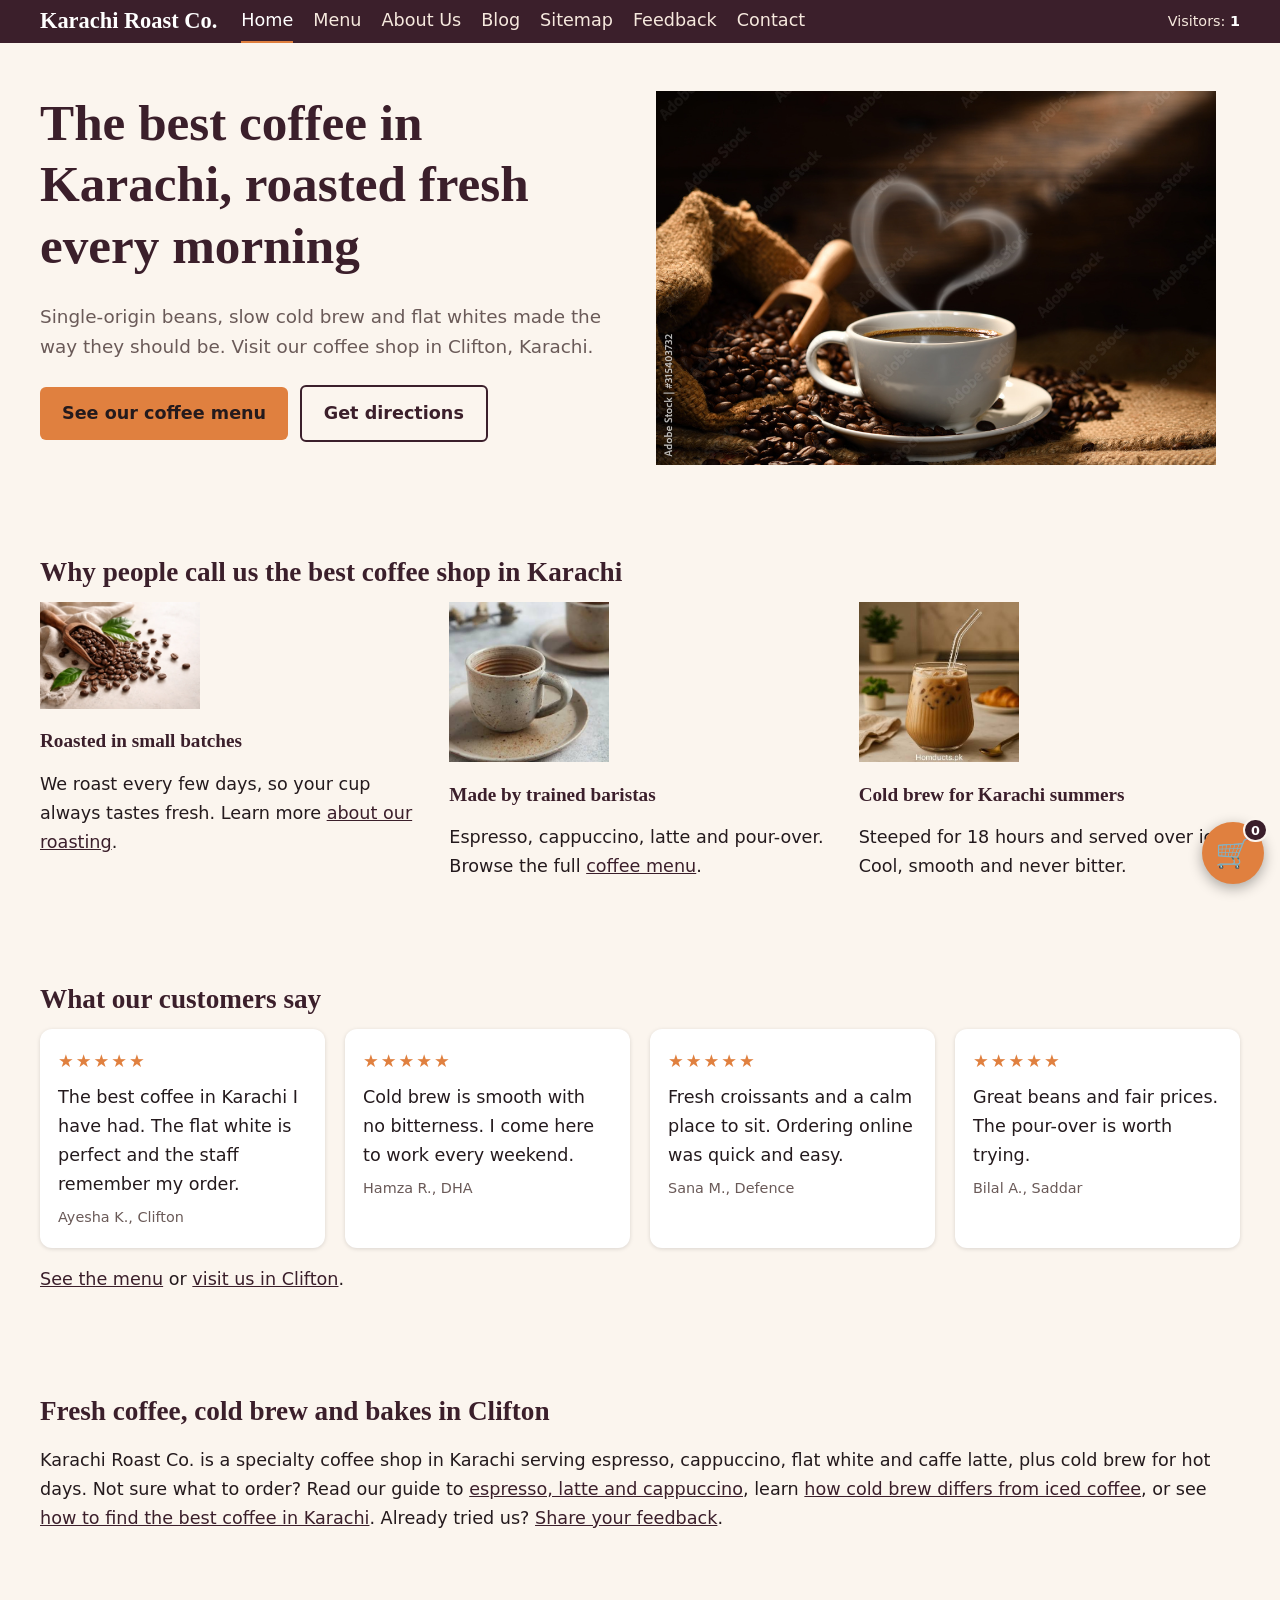
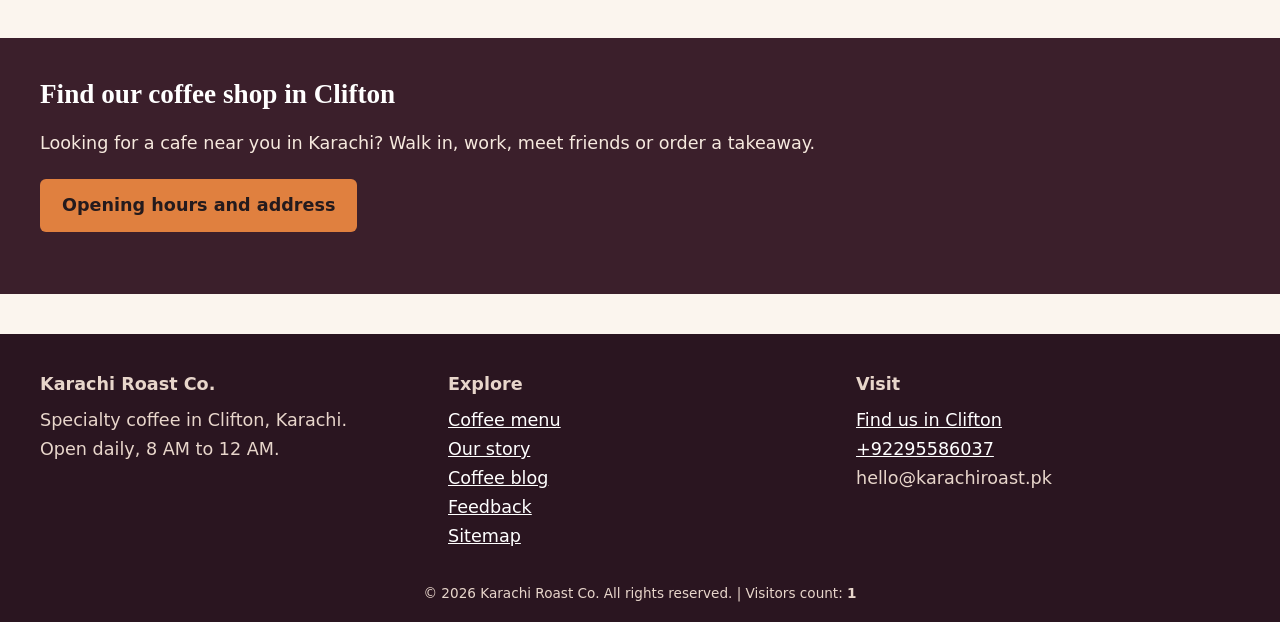
<file: index.html>
<!DOCTYPE html>
<html lang="en">

<head>
    <meta charset="utf-8">
    <meta name="viewport" content="width=device-width, initial-scale=1">
    <title>Best Coffee in Karachi | Karachi Roast Co. Coffee Shop</title>
    <meta name="description"
        content="Looking for the best coffee in Karachi? Visit Karachi Roast Co. in Clifton for fresh specialty coffee, cold brew, lattes and bakes. Order online today.">
    <meta name="keywords"
        content="best coffee in Karachi, coffee shop Karachi, specialty coffee Karachi, cold brew Karachi, latte, cappuccino, cafe in Clifton Karachi">
    <link rel="canonical" href="https://www.karachiroast.pk/">
    <meta property="og:type" content="website">
    <meta property="og:title" content="Best Coffee in Karachi | Karachi Roast Co. Coffee Shop">
    <meta property="og:description"
        content="Looking for the best coffee in Karachi? Visit Karachi Roast Co. in Clifton for fresh specialty coffee, cold brew, lattes and bakes. Order online today.">
    <meta property="og:image" content="https://www.karachiroast.pk/images/og-image.png">
    <meta property="og:site_name" content="Karachi Roast Co.">
    <meta property="og:url" content="https://www.karachiroast.pk/">
    <meta property="og:locale" content="en_PK">
    <meta name="twitter:card" content="summary_large_image">
    <meta name="twitter:title" content="Best Coffee in Karachi | Karachi Roast Co. Coffee Shop">
    <meta name="twitter:description"
        content="Looking for the best coffee in Karachi? Visit Karachi Roast Co. in Clifton for fresh specialty coffee, cold brew, lattes and bakes. Order online today.">
    <meta name="twitter:image" content="https://www.karachiroast.pk/images/og-image.png">
    <meta name="theme-color" content="#3b1f2b">
    <meta name="robots" content="index,follow,max-image-preview:large">
    <link rel="icon" href="images/cup.svg" type="image/svg+xml">
    <link rel="stylesheet" href="style.css">
    <script type="application/ld+json">
{"@context":"https://schema.org","@type":"CafeOrCoffeeShop","name":"Karachi Roast Co.","url":"https://www.karachiroast.pk","image":"https://www.karachiroast.pk/images/og-image.png","telephone":"+920000000000","servesCuisine":"Coffee","priceRange":"Rs 400-1200","address":{"@type":"PostalAddress","streetAddress":"Shop 1, Block 4, Clifton","addressLocality":"Karachi","addressRegion":"Sindh","addressCountry":"PK"},"openingHours":"Mo-Su 08:00-24:00"}
</script>
</head>

<body>
    <a class="skip" href="#main">Skip to content</a>
    <header class="top">
        <div class="wrap bar">
            <a class="logo" href="index.html">Karachi Roast Co.</a>
            <nav aria-label="Main menu"><a href="index.html" aria-current="page">Home</a><a href="menu.html">Menu</a><a
                    href="about.html">About Us</a><a href="blog.html">Blog</a><a href="sitemap.html">Sitemap</a><a
                    href="feedback.html">Feedback</a><a href="contact.html">Contact</a></nav>
            <div class="hdr"><span class="vtop">Visitors: <strong id="vct">0</strong></span></div>
        </div>
    </header>
    <main id="main">
        <section class="hero">
            <div class="wrap split">
                <div>
                    <h1>The best coffee in Karachi, roasted fresh every morning</h1>
                    <p class="lead">Single-origin beans, slow cold brew and flat whites made the way they should be.
                        Visit our coffee shop in Clifton, Karachi.</p>
                    <p><a class="btn" href="menu.html">See our coffee menu</a> <a class="btn ghost"
                            href="contact.html">Get directions</a></p>
                </div>
                <img decoding="async" src="images/cup.jpg" width="560" height="460" fetchpriority="high"
                    alt="Steaming latte with art in a ceramic cup at Karachi Roast Co. coffee shop">
            </div>
        </section>
        <section class="wrap">
            <h2>Why people call us the best coffee shop in Karachi</h2>
            <div class="grid3">
                <article><img decoding="async" src="images/beans.webp" width="160" height="150" loading="lazy"
                        alt="Freshly roasted coffee beans">
                    <h3>Roasted in small batches</h3>
                    <p>We roast every few days, so your cup always tastes fresh. Learn more <a href="about.html">about
                            our roasting</a>.</p>
                </article>
                <article><img decoding="async" src="images/mug.jpg" width="160" height="150" loading="lazy"
                        alt="Cappuccino cup icon">
                    <h3>Made by trained baristas</h3>
                    <p>Espresso, cappuccino, latte and pour-over. Browse the full <a href="menu.html">coffee menu</a>.
                    </p>
                </article>
                <article><img decoding="async" src="images/ice mug.jpg" width="160" height="150" loading="lazy"
                        alt="Iced cold brew coffee glass">
                    <h3>Cold brew for Karachi summers</h3>
                    <p>Steeped for 18 hours and served over ice. Cool, smooth and never bitter.</p>
                </article>
            </div>
        </section>
        <section class="wrap">
            <h2>What our customers say</h2>
            <div class="grid2">
                <figure class="rev"><span class="stars" role="img" aria-label="5 out of 5 stars">★★★★★</span>
                    <blockquote>The best coffee in Karachi I have had. The flat white is perfect and the staff remember
                        my order.</blockquote>
                    <figcaption>Ayesha K., Clifton</figcaption>
                </figure>
                <figure class="rev"><span class="stars" role="img" aria-label="5 out of 5 stars">★★★★★</span>
                    <blockquote>Cold brew is smooth with no bitterness. I come here to work every weekend.</blockquote>
                    <figcaption>Hamza R., DHA</figcaption>
                </figure>
                <figure class="rev"><span class="stars" role="img" aria-label="5 out of 5 stars">★★★★★</span>
                    <blockquote>Fresh croissants and a calm place to sit. Ordering online was quick and easy.
                    </blockquote>
                    <figcaption>Sana M., Defence</figcaption>
                </figure>
                <figure class="rev"><span class="stars" role="img" aria-label="5 out of 5 stars">★★★★★</span>
                    <blockquote>Great beans and fair prices. The pour-over is worth trying.</blockquote>
                    <figcaption>Bilal A., Saddar</figcaption>
                </figure>
            </div>
            <p><a href="menu.html">See the menu</a> or <a href="contact.html">visit us in Clifton</a>.</p>
        </section>
        <section class="wrap">
            <h2>Fresh coffee, cold brew and bakes in Clifton</h2>
            <p>Karachi Roast Co. is a specialty coffee shop in Karachi serving espresso, cappuccino, flat white and
                caffe latte, plus cold brew for hot days. Not sure what to order? Read our guide to <a
                    href="blog-espresso-latte-cappuccino.html">espresso, latte and cappuccino</a>, learn <a
                    href="blog-cold-brew-vs-iced-coffee.html">how cold brew differs from iced coffee</a>, or see <a
                    href="blog-best-coffee-karachi.html">how to find the best coffee in Karachi</a>. Already tried us?
                <a href="feedback.html">Share your feedback</a>.</p>
        </section>
        <section class="band">
            <div class="wrap">
                <h2>Find our coffee shop in Clifton</h2>
                <p>Looking for a cafe near you in Karachi? Walk in, work, meet friends or order a takeaway.</p>
                <p><a class="btn" href="contact.html">Opening hours and address</a></p>
            </div>
        </section>
    </main>
    <footer>
        <div class="wrap foot">
            <div><strong>Karachi Roast Co.</strong>
                <p>Specialty coffee in Clifton, Karachi.<br>Open daily, 8 AM to 12 AM.</p>
            </div>
            <div><strong>Explore</strong>
                <p><a href="menu.html">Coffee menu</a><br><a href="about.html">Our story</a><br><a
                        href="blog.html">Coffee blog</a><br><a href="feedback.html">Feedback</a><br><a
                        href="sitemap.html">Sitemap</a></p>
            </div>
            <div><strong>Visit</strong>
                <p><a href="contact.html">Find us in Clifton</a>
                    <br><a href="tel:+92295586037">+92295586037</a><br>hello@karachiroast.pk</p>
            </div>
        </div>
        <p class="copy">© 2026 Karachi Roast Co. All rights reserved. | Visitors count: <strong id="vc">0</strong></p>
    </footer>
    <script src="app.js" defer></script>
</body>

</html>
</file>
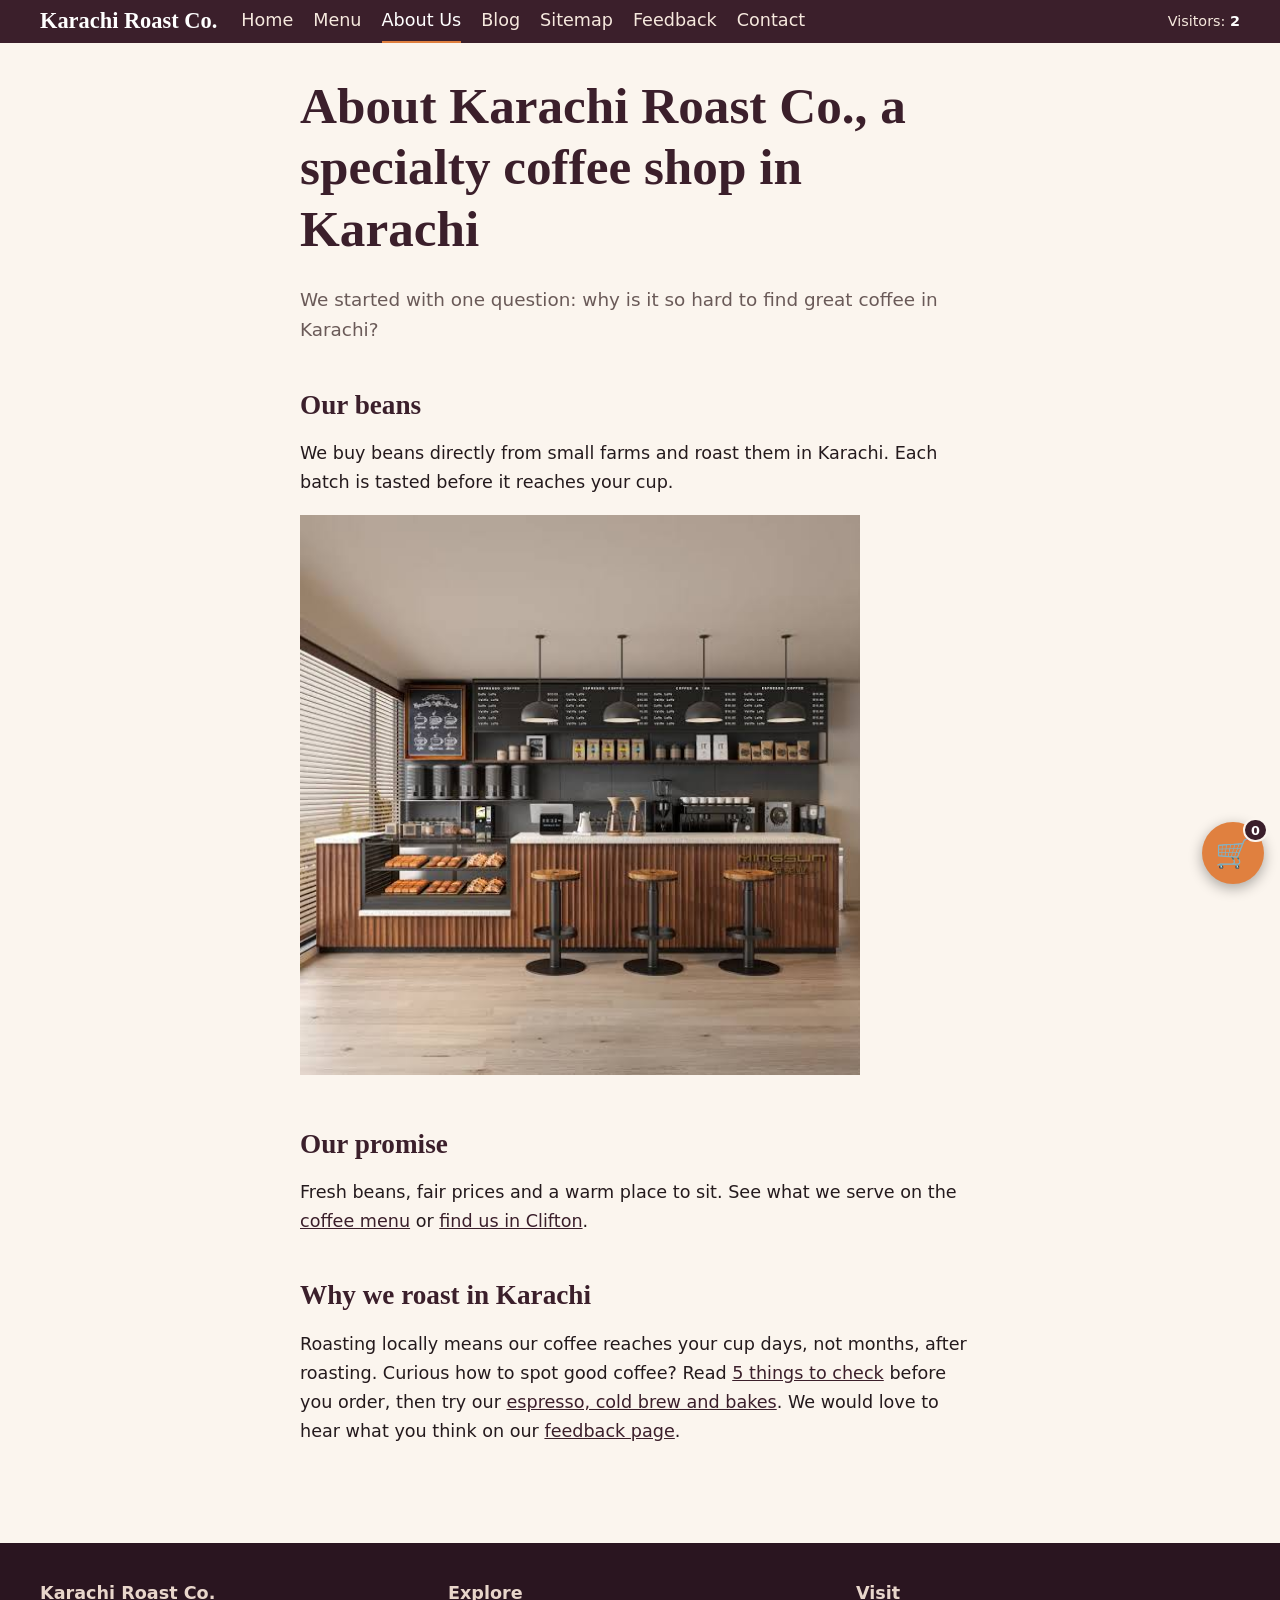
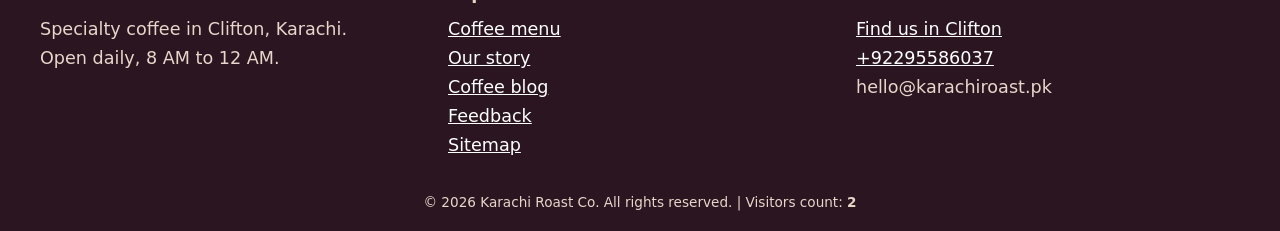
<file: about.html>
<!DOCTYPE html>
<html lang="en">

<head>
    <meta charset="utf-8">
    <meta name="viewport" content="width=device-width, initial-scale=1">
    <title>About Us | Specialty Coffee Roasters in Karachi</title>
    <meta name="description"
        content="Meet Karachi Roast Co., a local specialty coffee shop in Karachi roasting fresh beans in small batches. Learn how we source beans and make every cup.">
    <meta name="keywords"
        content="best coffee in Karachi, coffee shop Karachi, specialty coffee Karachi, cold brew Karachi, latte, cappuccino, cafe in Clifton Karachi">
    <link rel="canonical" href="https://www.karachiroast.pk/about.html">
    <meta property="og:type" content="website">
    <meta property="og:title" content="About Us | Specialty Coffee Roasters in Karachi">
    <meta property="og:description"
        content="Meet Karachi Roast Co., a local specialty coffee shop in Karachi roasting fresh beans in small batches. Learn how we source beans and make every cup.">
    <meta property="og:image" content="https://www.karachiroast.pk/images/og-image.png">
    <meta property="og:site_name" content="Karachi Roast Co.">
    <meta property="og:url" content="https://www.karachiroast.pk/about.html">
    <meta property="og:locale" content="en_PK">
    <meta name="twitter:card" content="summary_large_image">
    <meta name="twitter:title" content="About Us | Specialty Coffee Roasters in Karachi">
    <meta name="twitter:description"
        content="Meet Karachi Roast Co., a local specialty coffee shop in Karachi roasting fresh beans in small batches. Learn how we source beans and make every cup.">
    <meta name="twitter:image" content="https://www.karachiroast.pk/images/og-image.png">
    <meta name="theme-color" content="#3b1f2b">
    <meta name="robots" content="index,follow,max-image-preview:large">
    <link rel="icon" href="images/cup.svg" type="image/svg+xml">
    <link rel="stylesheet" href="style.css">
</head>

<body>
    <a class="skip" href="#main">Skip to content</a>
    <header class="top">
        <div class="wrap bar">
            <a class="logo" href="index.html">Karachi Roast Co.</a>
            <nav aria-label="Main menu"><a href="index.html">Home</a><a href="menu.html">Menu</a><a href="about.html"
                    aria-current="page">About Us</a><a href="blog.html">Blog</a><a href="sitemap.html">Sitemap</a><a
                    href="feedback.html">Feedback</a><a href="contact.html">Contact</a></nav>
            <div class="hdr"><span class="vtop">Visitors: <strong id="vct">0</strong></span></div>
        </div>
    </header>
    <main id="main">
        <section class="wrap narrow">
            <h1>About Karachi Roast Co., a specialty coffee shop in Karachi</h1>
            <p class="lead">We started with one question: why is it so hard to find great coffee in Karachi?</p>
            <h2>Our beans</h2>
            <p>We buy beans directly from small farms and roast them in Karachi. Each batch is tasted before it reaches
                your cup.</p>
            <img decoding="async" src="images/shop.jpg" width="560" height="320" loading="lazy"
                alt="Inside Karachi Roast Co. coffee shop with counter, espresso machine and seating">
            <h2>Our promise</h2>
            <p>Fresh beans, fair prices and a warm place to sit. See what we serve on the <a href="menu.html">coffee
                    menu</a> or <a href="contact.html">find us in Clifton</a>.</p>
            <h2>Why we roast in Karachi</h2>
            <p>Roasting locally means our coffee reaches your cup days, not months, after roasting. Curious how to spot
                good coffee? Read <a href="blog-best-coffee-karachi.html">5 things to check</a> before you order, then
                try our <a href="menu.html">espresso, cold brew and bakes</a>. We would love to hear what you think on
                our <a href="feedback.html">feedback page</a>.</p>
        </section>
    </main>
    <footer>
        <div class="wrap foot">
            <div><strong>Karachi Roast Co.</strong>
                <p>Specialty coffee in Clifton, Karachi.<br>Open daily, 8 AM to 12 AM.</p>
            </div>
            <div><strong>Explore</strong>
                <p><a href="menu.html">Coffee menu</a><br><a href="about.html">Our story</a><br><a
                        href="blog.html">Coffee blog</a><br><a href="feedback.html">Feedback</a><br><a
                        href="sitemap.html">Sitemap</a></p>
            </div>
            <div><strong>Visit</strong>
                <p><a href="contact.html">Find us in Clifton</a><br><a href="tel:+92295586037">
                +92295586037</a><br>hello@karachiroast.pk</p>
            </div>
        </div>
        <p class="copy">© 2026 Karachi Roast Co. All rights reserved. | Visitors count: <strong id="vc">0</strong></p>
    </footer>
    <script src="app.js" defer></script>
</body>

</html>
</file>
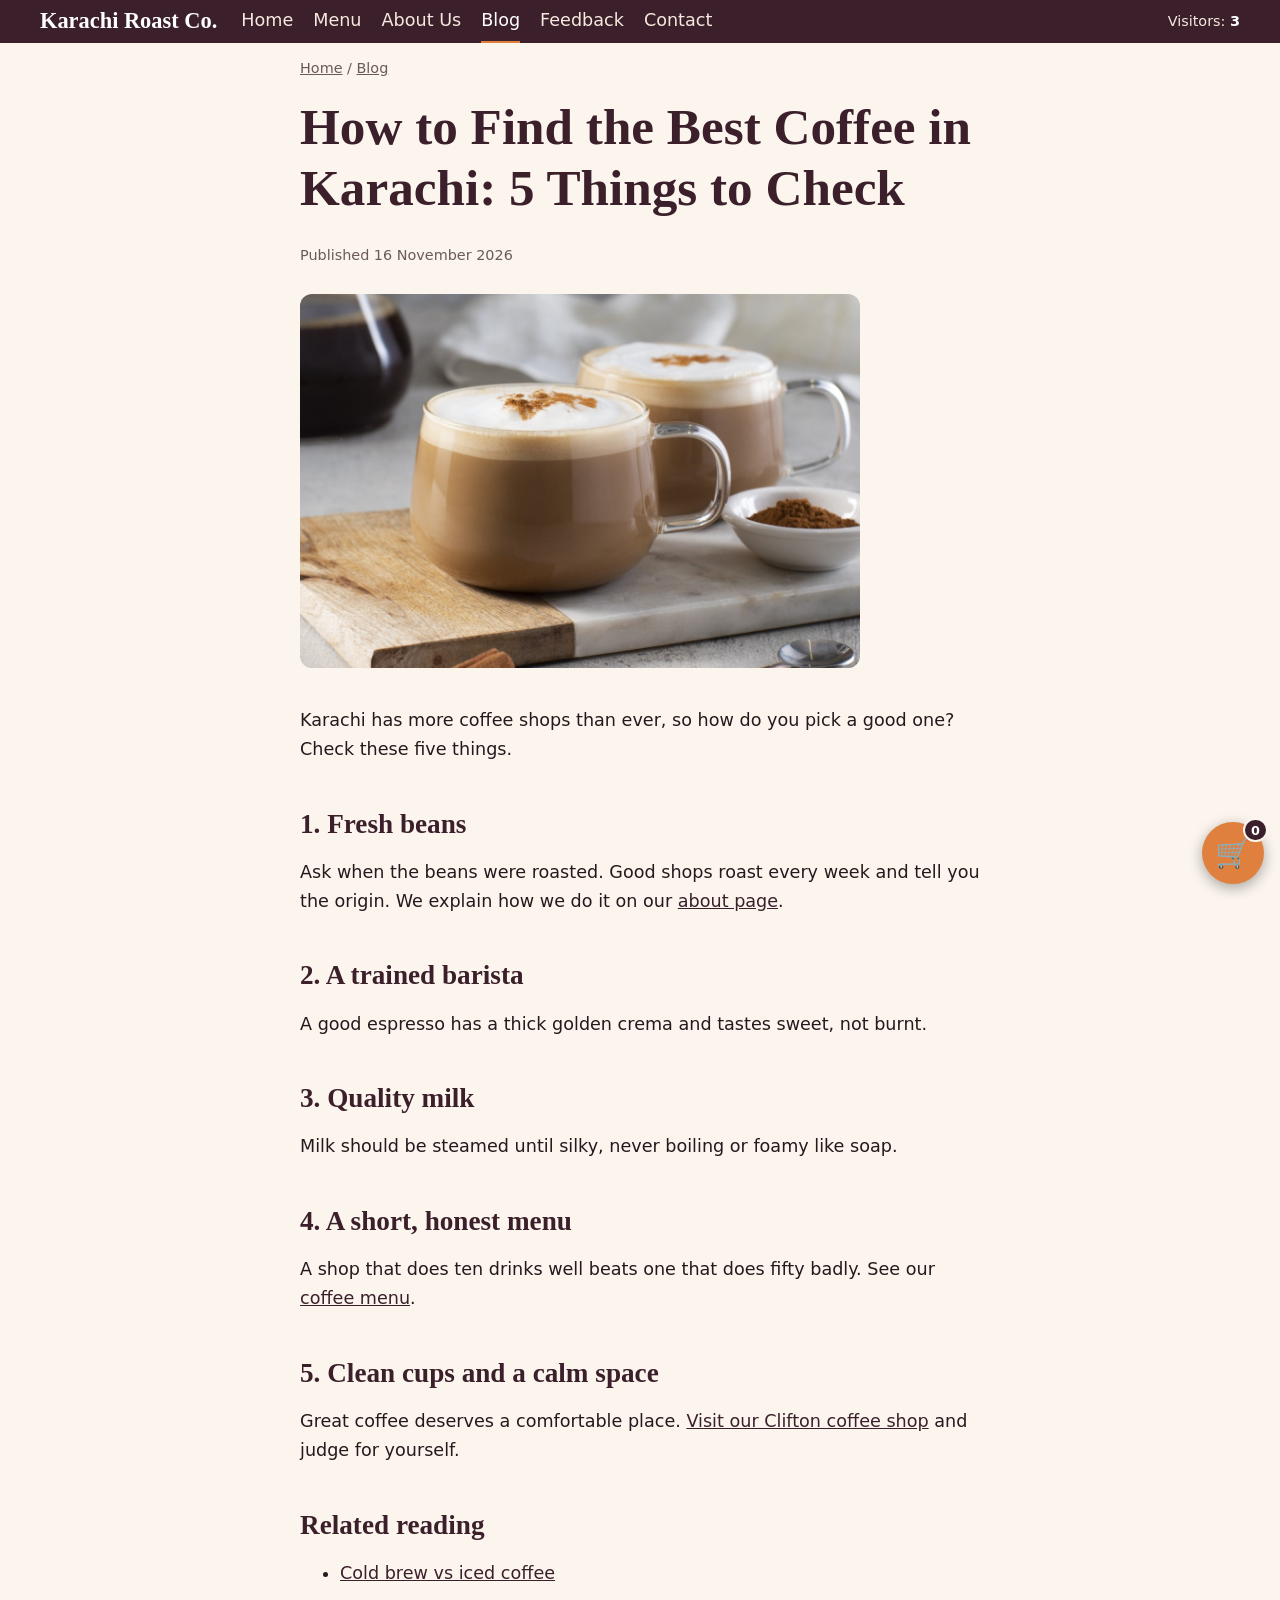
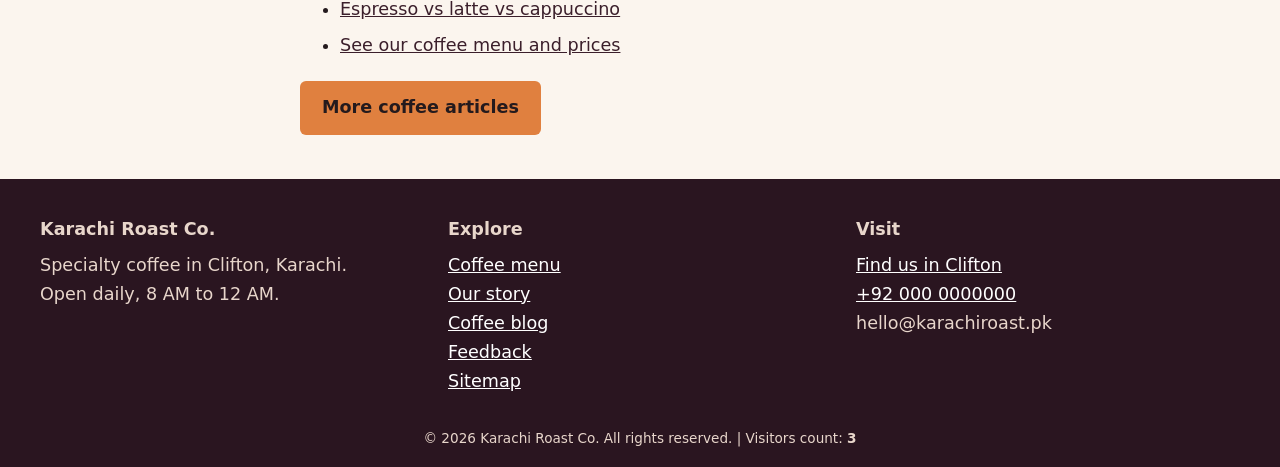
<file: blog-best-coffee-karachi.html>
<!DOCTYPE html>
<html lang="en">

<head>
    <meta charset="utf-8">
    <meta name="viewport" content="width=device-width, initial-scale=1">
    <title>Best Coffee in Karachi: 5 Things to Check | Roast Co.</title>
    <meta name="description"
        content="A simple guide to finding the best coffee in Karachi. Learn what to look for in beans, baristas, milk and freshness before you order your next cup.">
    <meta name="keywords"
        content="best coffee in Karachi, coffee shop Karachi, specialty coffee Karachi, cold brew Karachi, latte, cappuccino, cafe in Clifton Karachi">
    <link rel="canonical" href="https://www.karachiroast.pk/blog-best-coffee-karachi.html">
    <meta property="og:type" content="article">
    <meta property="og:title" content="Best Coffee in Karachi: 5 Things to Check | Roast Co.">
    <meta property="og:description"
        content="A simple guide to finding the best coffee in Karachi. Learn what to look for in beans, baristas, milk and freshness before you order your next cup.">
    <meta property="og:image" content="https://www.karachiroast.pk/images/og-image.png">
    <meta property="og:site_name" content="Karachi Roast Co.">
    <meta property="og:url" content="https://www.karachiroast.pk/blog-best-coffee-karachi.html">
    <meta property="og:locale" content="en_PK">
    <meta name="twitter:card" content="summary_large_image">
    <meta name="twitter:title" content="Best Coffee in Karachi: 5 Things to Check | Roast Co.">
    <meta name="twitter:description"
        content="A simple guide to finding the best coffee in Karachi. Learn what to look for in beans, baristas, milk and freshness before you order your next cup.">
    <meta name="twitter:image" content="https://www.karachiroast.pk/images/og-image.png">
    <meta name="theme-color" content="#3b1f2b">
    <meta name="robots" content="index,follow,max-image-preview:large">
    <link rel="icon" href="images/cup.svg" type="image/svg+xml">
    <link rel="stylesheet" href="style.css">
    <script
        type="application/ld+json">{"@context":"https://schema.org","@type":"BlogPosting","headline":"How to Find the Best Coffee in Karachi: 5 Things to Check","datePublished":"2026-11-16","author":{"@type":"Organization","name":"Karachi Roast Co."},"image":"https://www.karachiroast.pk/images/latte.svg"}</script>
</head>

<body>
    <a class="skip" href="#main">Skip to content</a>
    <header class="top">
        <div class="wrap bar">
            <a class="logo" href="index.html">Karachi Roast Co.</a>
            <nav aria-label="Main menu"><a href="index.html">Home</a><a href="menu.html">Menu</a><a
                    href="about.html">About Us</a><a href="blog.html" aria-current="page">Blog</a><a
                    href="feedback.html">Feedback</a><a href="contact.html">Contact</a></nav>
            <div class="hdr"><span class="vtop">Visitors: <strong id="vct">0</strong></span></div>
        </div>
    </header>
    <main id="main">
        <article class="wrap narrow">
            <p class="crumb"><a href="index.html">Home</a> / <a href="blog.html">Blog</a></p>
            <h1>How to Find the Best Coffee in Karachi: 5 Things to Check</h1>
            <p class="meta">Published 16 November 2026</p><img decoding="async" src="images/Cafe Latte.jpg" width="560"
                height="320" loading="lazy" alt="Cappuccino and croissant served on a wooden table in a Karachi cafe">
            <p>Karachi has more coffee shops than ever, so how do you pick a good one? Check these five things.</p>
            <h2>1. Fresh beans</h2>
            <p>Ask when the beans were roasted. Good shops roast every week and tell you the origin. We explain how we
                do it on our <a href="about.html">about page</a>.</p>
            <h2>2. A trained barista</h2>
            <p>A good espresso has a thick golden crema and tastes sweet, not burnt.</p>
            <h2>3. Quality milk</h2>
            <p>Milk should be steamed until silky, never boiling or foamy like soap.</p>
            <h2>4. A short, honest menu</h2>
            <p>A shop that does ten drinks well beats one that does fifty badly. See our <a href="menu.html">coffee
                    menu</a>.</p>
            <h2>5. Clean cups and a calm space</h2>
            <p>Great coffee deserves a comfortable place. <a href="contact.html">Visit our Clifton coffee shop</a> and
                judge for yourself.</p>
            <h2>Related reading</h2>
            <ul class="sm">
                <li><a href="blog-cold-brew-vs-iced-coffee.html">Cold brew vs iced coffee</a></li>
                <li><a href="blog-espresso-latte-cappuccino.html">Espresso vs latte vs cappuccino</a></li>
                <li><a href="menu.html">See our coffee menu and prices</a></li>
            </ul>
            <p><a class="btn" href="blog.html">More coffee articles</a></p>
        </article>
    </main>
    <footer>
        <div class="wrap foot">
            <div><strong>Karachi Roast Co.</strong>
                <p>Specialty coffee in Clifton, Karachi.<br>Open daily, 8 AM to 12 AM.</p>
            </div>
            <div><strong>Explore</strong>
                <p><a href="menu.html">Coffee menu</a><br><a href="about.html">Our story</a><br><a
                        href="blog.html">Coffee blog</a><br><a href="feedback.html">Feedback</a><br><a
                        href="sitemap.html">Sitemap</a></p>
            </div>
            <div><strong>Visit</strong>
                <p><a href="contact.html">Find us in Clifton</a><br><a href="tel:+920000000000">+92 000
                        0000000</a><br>hello@karachiroast.pk</p>
            </div>
        </div>
        <p class="copy">© 2026 Karachi Roast Co. All rights reserved. | Visitors count: <strong id="vc">0</strong></p>
    </footer>
    <script src="app.js" defer></script>
</body>

</html>
</file>
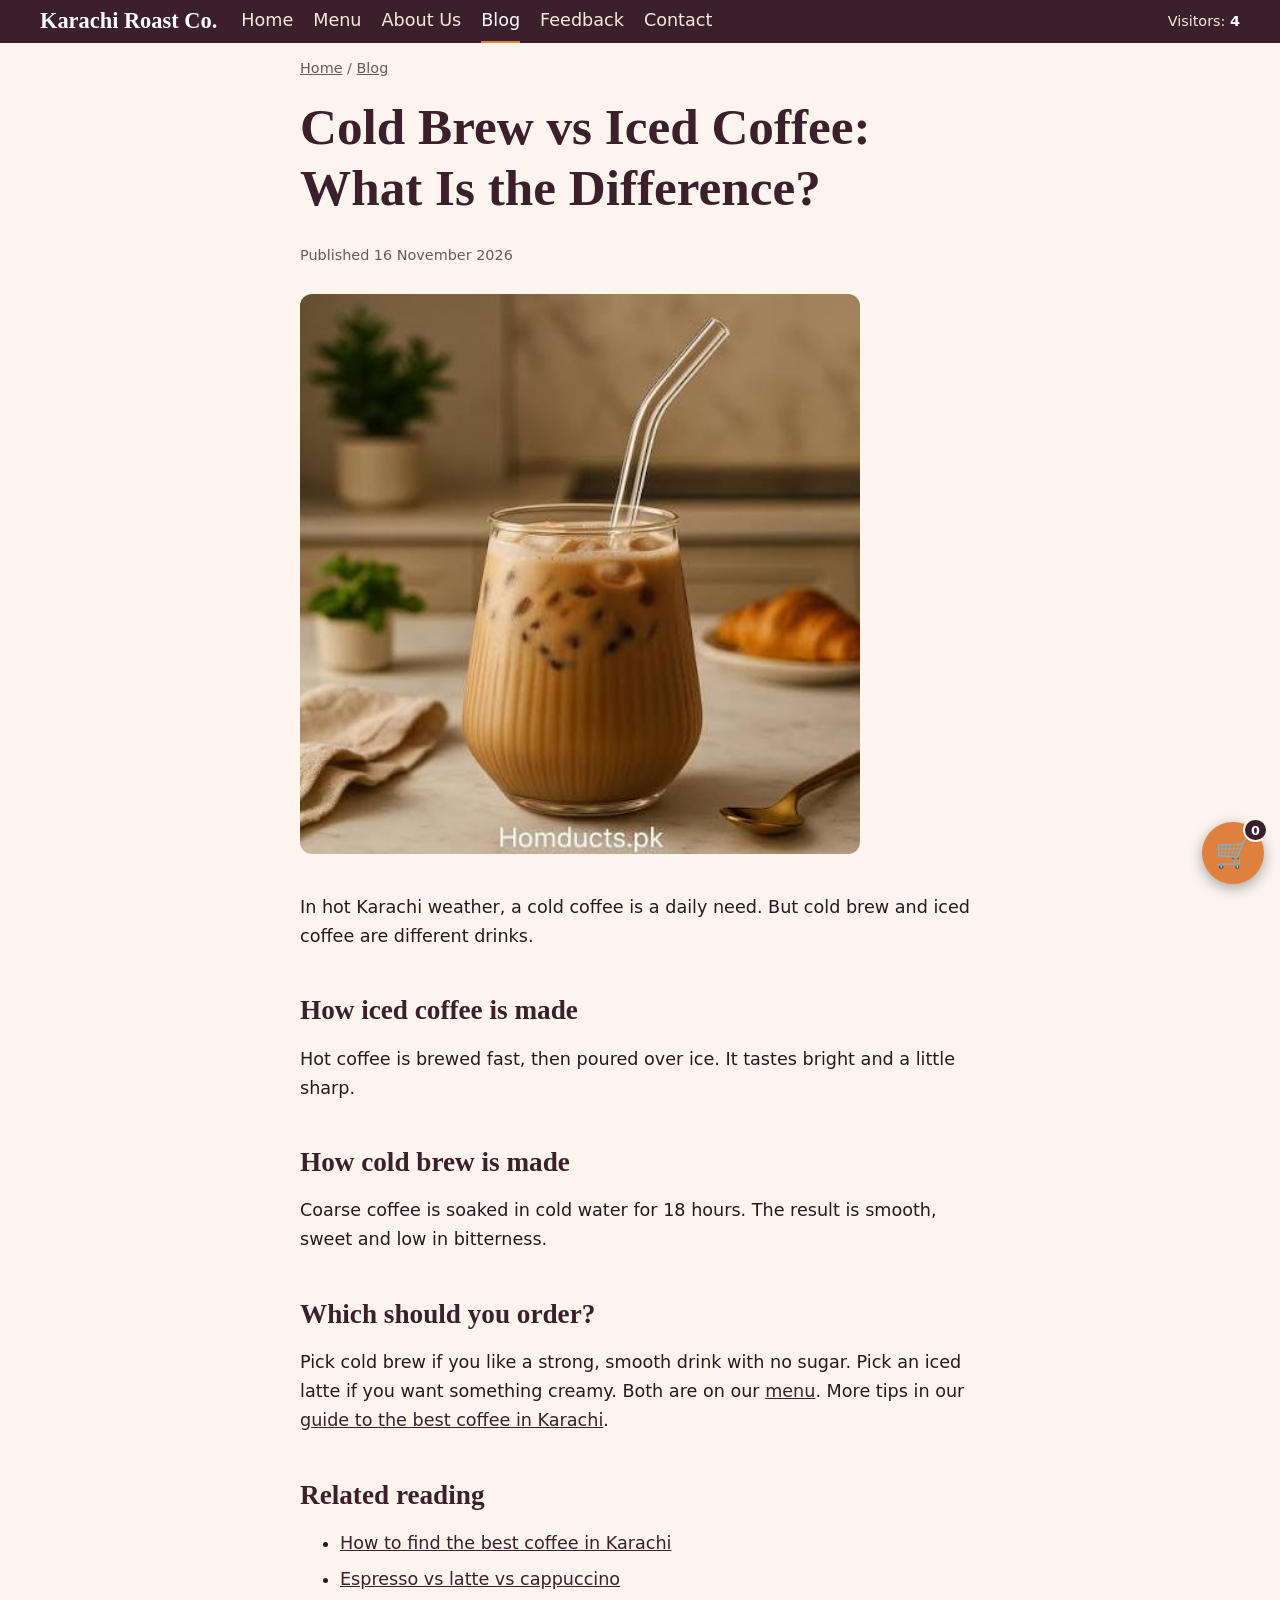
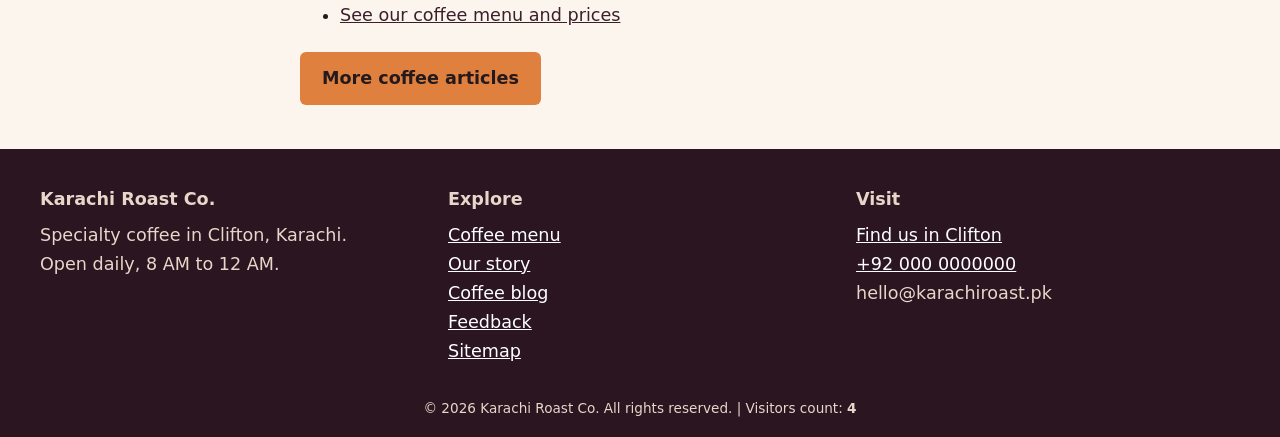
<file: blog-cold-brew-vs-iced-coffee.html>
<!DOCTYPE html>
<html lang="en">

<head>
    <meta charset="utf-8">
    <meta name="viewport" content="width=device-width, initial-scale=1">
    <title>Cold Brew vs Iced Coffee: The Difference Explained</title>
    <meta name="description"
        content="Cold brew and iced coffee are not the same. Learn how each is made, how they taste and which one is best for hot Karachi summers. Read the full guide.">
    <meta name="keywords"
        content="best coffee in Karachi, coffee shop Karachi, specialty coffee Karachi, cold brew Karachi, latte, cappuccino, cafe in Clifton Karachi">
    <link rel="canonical" href="https://www.karachiroast.pk/blog-cold-brew-vs-iced-coffee.html">
    <meta property="og:type" content="article">
    <meta property="og:title" content="Cold Brew vs Iced Coffee: The Difference Explained">
    <meta property="og:description"
        content="Cold brew and iced coffee are not the same. Learn how each is made, how they taste and which one is best for hot Karachi summers. Read the full guide.">
    <meta property="og:image" content="https://www.karachiroast.pk/images/og-image.png">
    <meta property="og:site_name" content="Karachi Roast Co.">
    <meta property="og:url" content="https://www.karachiroast.pk/blog-cold-brew-vs-iced-coffee.html">
    <meta property="og:locale" content="en_PK">
    <meta name="twitter:card" content="summary_large_image">
    <meta name="twitter:title" content="Cold Brew vs Iced Coffee: The Difference Explained">
    <meta name="twitter:description"
        content="Cold brew and iced coffee are not the same. Learn how each is made, how they taste and which one is best for hot Karachi summers. Read the full guide.">
    <meta name="twitter:image" content="https://www.karachiroast.pk/images/og-image.png">
    <meta name="theme-color" content="#3b1f2b">
    <meta name="robots" content="index,follow,max-image-preview:large">
    <link rel="icon" href="images/cup.svg" type="image/svg+xml">
    <link rel="stylesheet" href="style.css">
    <script
        type="application/ld+json">{"@context":"https://schema.org","@type":"BlogPosting","headline":"Cold Brew vs Iced Coffee: What Is the Difference?","datePublished":"2026-11-16","author":{"@type":"Organization","name":"Karachi Roast Co."},"image":"https://www.karachiroast.pk/images/ice.svg"}</script>
</head>

<body>
    <a class="skip" href="#main">Skip to content</a>
    <header class="top">
        <div class="wrap bar">
            <a class="logo" href="index.html">Karachi Roast Co.</a>
            <nav aria-label="Main menu"><a href="index.html">Home</a><a href="menu.html">Menu</a><a
                    href="about.html">About Us</a><a href="blog.html" aria-current="page">Blog</a><a
                    href="feedback.html">Feedback</a><a href="contact.html">Contact</a></nav>
            <div class="hdr"><span class="vtop">Visitors: <strong id="vct">0</strong></span></div>
        </div>
    </header>
    <main id="main">
        <article class="wrap narrow">
            <p class="crumb"><a href="index.html">Home</a> / <a href="blog.html">Blog</a></p>
            <h1>Cold Brew vs Iced Coffee: What Is the Difference?</h1>
            <p class="meta">Published 16 November 2026</p><img decoding="async" src="images/ice mug.jpg" width="560"
                height="320" loading="lazy" alt="Glass of cold brew coffee with ice">
            <p>In hot Karachi weather, a cold coffee is a daily need. But cold brew and iced coffee are different
                drinks.</p>
            <h2>How iced coffee is made</h2>
            <p>Hot coffee is brewed fast, then poured over ice. It tastes bright and a little sharp.</p>
            <h2>How cold brew is made</h2>
            <p>Coarse coffee is soaked in cold water for 18 hours. The result is smooth, sweet and low in bitterness.
            </p>
            <h2>Which should you order?</h2>
            <p>Pick cold brew if you like a strong, smooth drink with no sugar. Pick an iced latte if you want something
                creamy. Both are on our <a href="menu.html">menu</a>. More tips in our <a
                    href="blog-best-coffee-karachi.html">guide to the best coffee in Karachi</a>.
            <h2>Related reading</h2>
            <ul class="sm">
                <li><a href="blog-best-coffee-karachi.html">How to find the best coffee in Karachi</a></li>
                <li><a href="blog-espresso-latte-cappuccino.html">Espresso vs latte vs cappuccino</a></li>
                <li><a href="menu.html">See our coffee menu and prices</a></li>
            </ul>
            <p><a class="btn" href="blog.html">More coffee articles</a></p>
        </article>
    </main>
    <footer>
        <div class="wrap foot">
            <div><strong>Karachi Roast Co.</strong>
                <p>Specialty coffee in Clifton, Karachi.<br>Open daily, 8 AM to 12 AM.</p>
            </div>
            <div><strong>Explore</strong>
                <p><a href="menu.html">Coffee menu</a><br><a href="about.html">Our story</a><br><a
                        href="blog.html">Coffee blog</a><br><a href="feedback.html">Feedback</a><br><a
                        href="sitemap.html">Sitemap</a></p>
            </div>
            <div><strong>Visit</strong>
                <p><a href="contact.html">Find us in Clifton</a><br><a href="tel:+920000000000">+92 000
                        0000000</a><br>hello@karachiroast.pk</p>
            </div>
        </div>
        <p class="copy">© 2026 Karachi Roast Co. All rights reserved. | Visitors count: <strong id="vc">0</strong></p>
    </footer>
    <script src="app.js" defer></script>
</body>

</html>
</file>
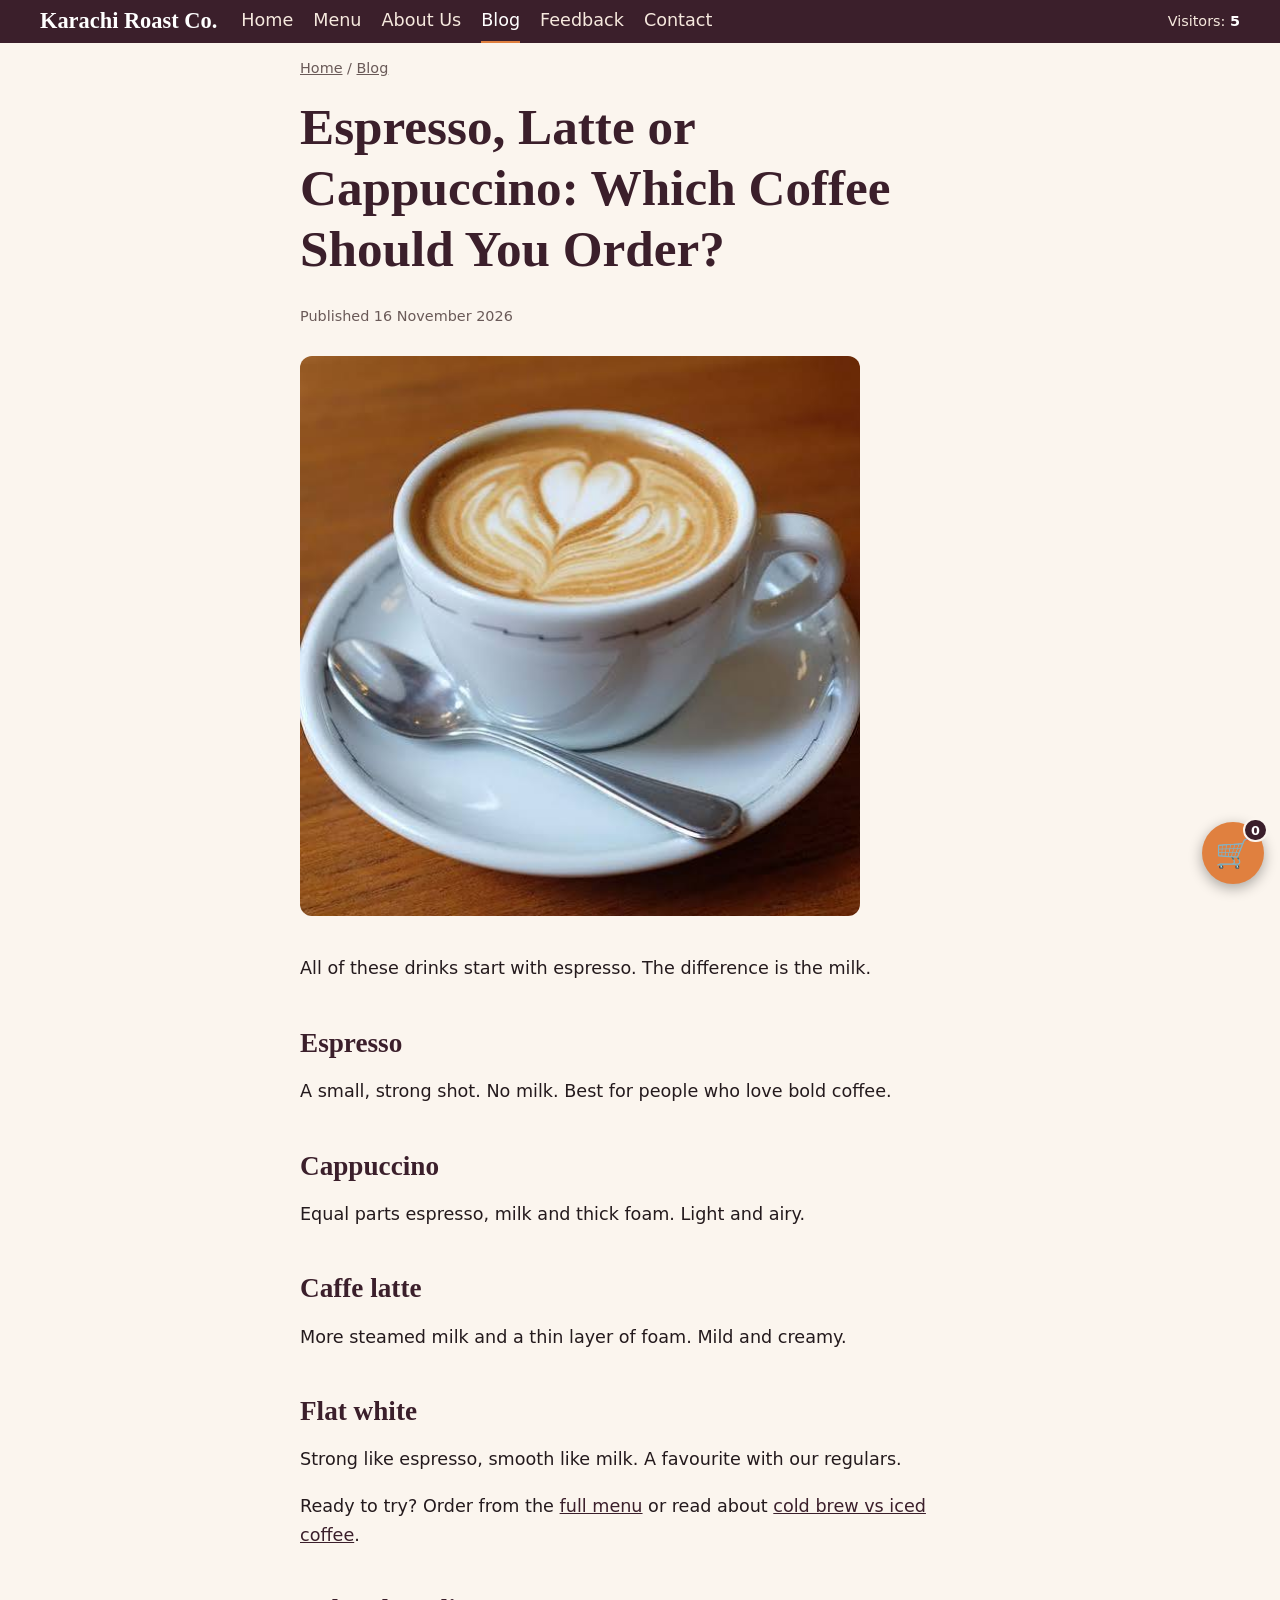
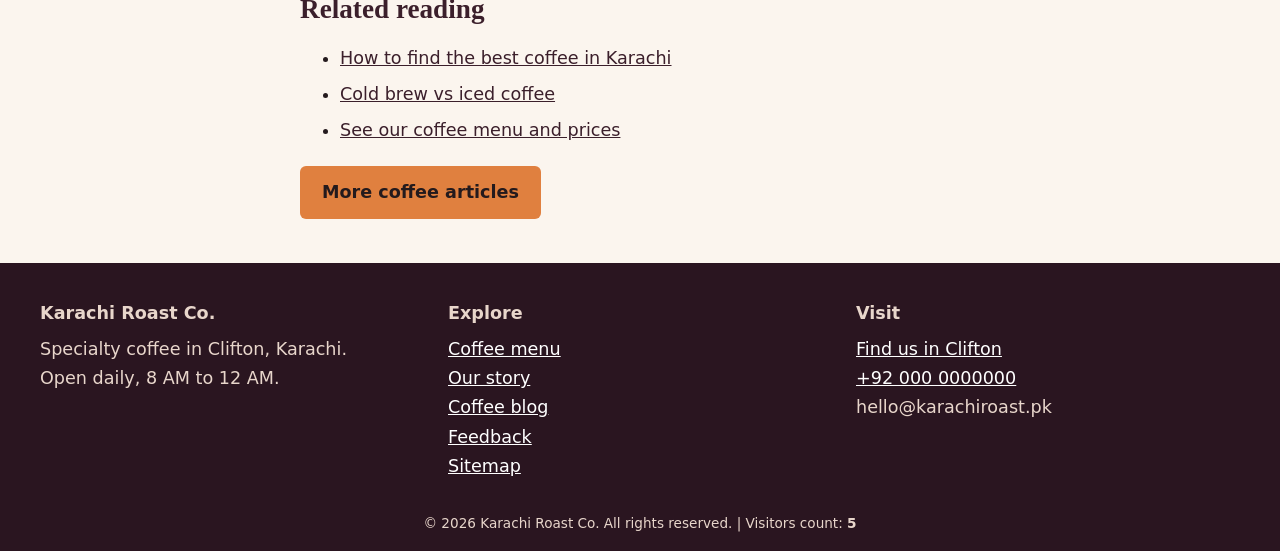
<file: blog-espresso-latte-cappuccino.html>
<!DOCTYPE html>
<html lang="en">

<head>
    <meta charset="utf-8">
    <meta name="viewport" content="width=device-width, initial-scale=1">
    <title>Espresso vs Latte vs Cappuccino: What to Order</title>
    <meta name="description"
        content="Confused by the coffee menu? Learn the difference between espresso, latte, cappuccino and flat white, and pick the right drink at a Karachi coffee shop.">
    <meta name="keywords"
        content="best coffee in Karachi, coffee shop Karachi, specialty coffee Karachi, cold brew Karachi, latte, cappuccino, cafe in Clifton Karachi">
    <link rel="canonical" href="https://www.karachiroast.pk/blog-espresso-latte-cappuccino.html">
    <meta property="og:type" content="article">
    <meta property="og:title" content="Espresso vs Latte vs Cappuccino: What to Order">
    <meta property="og:description"
        content="Confused by the coffee menu? Learn the difference between espresso, latte, cappuccino and flat white, and pick the right drink at a Karachi coffee shop.">
    <meta property="og:image" content="https://www.karachiroast.pk/images/og-image.png">
    <meta property="og:site_name" content="Karachi Roast Co.">
    <meta property="og:url" content="https://www.karachiroast.pk/blog-espresso-latte-cappuccino.html">
    <meta property="og:locale" content="en_PK">
    <meta name="twitter:card" content="summary_large_image">
    <meta name="twitter:title" content="Espresso vs Latte vs Cappuccino: What to Order">
    <meta name="twitter:description"
        content="Confused by the coffee menu? Learn the difference between espresso, latte, cappuccino and flat white, and pick the right drink at a Karachi coffee shop.">
    <meta name="twitter:image" content="https://www.karachiroast.pk/images/og-image.png">
    <meta name="theme-color" content="#3b1f2b">
    <meta name="robots" content="index,follow,max-image-preview:large">
    <link rel="icon" href="images/cup.svg" type="image/svg+xml">
    <link rel="stylesheet" href="style.css">
    <script
        type="application/ld+json">{"@context":"https://schema.org","@type":"BlogPosting","headline":"Espresso, Latte or Cappuccino: Which Coffee Should You Order?","datePublished":"2026-11-16","author":{"@type":"Organization","name":"Karachi Roast Co."},"image":"https://www.karachiroast.pk/images/cup.svg"}</script>
</head>

<body>
    <a class="skip" href="#main">Skip to content</a>
    <header class="top">
        <div class="wrap bar">
            <a class="logo" href="index.html">Karachi Roast Co.</a>
            <nav aria-label="Main menu"><a href="index.html">Home</a><a href="menu.html">Menu</a><a
                    href="about.html">About Us</a><a href="blog.html" aria-current="page">Blog</a><a
                    href="feedback.html">Feedback</a><a href="contact.html">Contact</a></nav>
            <div class="hdr"><span class="vtop">Visitors: <strong id="vct">0</strong></span></div>
        </div>
    </header>
    <main id="main">
        <article class="wrap narrow">
            <p class="crumb"><a href="index.html">Home</a> / <a href="blog.html">Blog</a></p>
            <h1>Espresso, Latte or Cappuccino: Which Coffee Should You Order?</h1>
            <p class="meta">Published 16 November 2026</p><img decoding="async" src="images/cappuccino.jpg" width="560"
                height="320" loading="lazy" alt="Cappuccino cup icon showing a hot coffee drink">
            <p>All of these drinks start with espresso. The difference is the milk.</p>
            <h2>Espresso</h2>
            <p>A small, strong shot. No milk. Best for people who love bold coffee.</p>
            <h2>Cappuccino</h2>
            <p>Equal parts espresso, milk and thick foam. Light and airy.</p>
            <h2>Caffe latte</h2>
            <p>More steamed milk and a thin layer of foam. Mild and creamy.</p>
            <h2>Flat white</h2>
            <p>Strong like espresso, smooth like milk. A favourite with our regulars.</p>
            <p>Ready to try? Order from the <a href="menu.html">full menu</a> or read about <a
                    href="blog-cold-brew-vs-iced-coffee.html">cold brew vs iced coffee</a>.</p>
            <h2>Related reading</h2>
            <ul class="sm">
                <li><a href="blog-best-coffee-karachi.html">How to find the best coffee in Karachi</a></li>
                <li><a href="blog-cold-brew-vs-iced-coffee.html">Cold brew vs iced coffee</a></li>
                <li><a href="menu.html">See our coffee menu and prices</a></li>
            </ul>
            <p><a class="btn" href="blog.html">More coffee articles</a></p>
        </article>
    </main>
    <footer>
        <div class="wrap foot">
            <div><strong>Karachi Roast Co.</strong>
                <p>Specialty coffee in Clifton, Karachi.<br>Open daily, 8 AM to 12 AM.</p>
            </div>
            <div><strong>Explore</strong>
                <p><a href="menu.html">Coffee menu</a><br><a href="about.html">Our story</a><br><a
                        href="blog.html">Coffee blog</a><br><a href="feedback.html">Feedback</a><br><a
                        href="sitemap.html">Sitemap</a></p>
            </div>
            <div><strong>Visit</strong>
                <p><a href="contact.html">Find us in Clifton</a><br><a href="tel:+920000000000">+92 000
                        0000000</a><br>hello@karachiroast.pk</p>
            </div>
        </div>
        <p class="copy">© 2026 Karachi Roast Co. All rights reserved. | Visitors count: <strong id="vc">0</strong></p>
    </footer>
    <script src="app.js" defer></script>
</body>

</html>
</file>
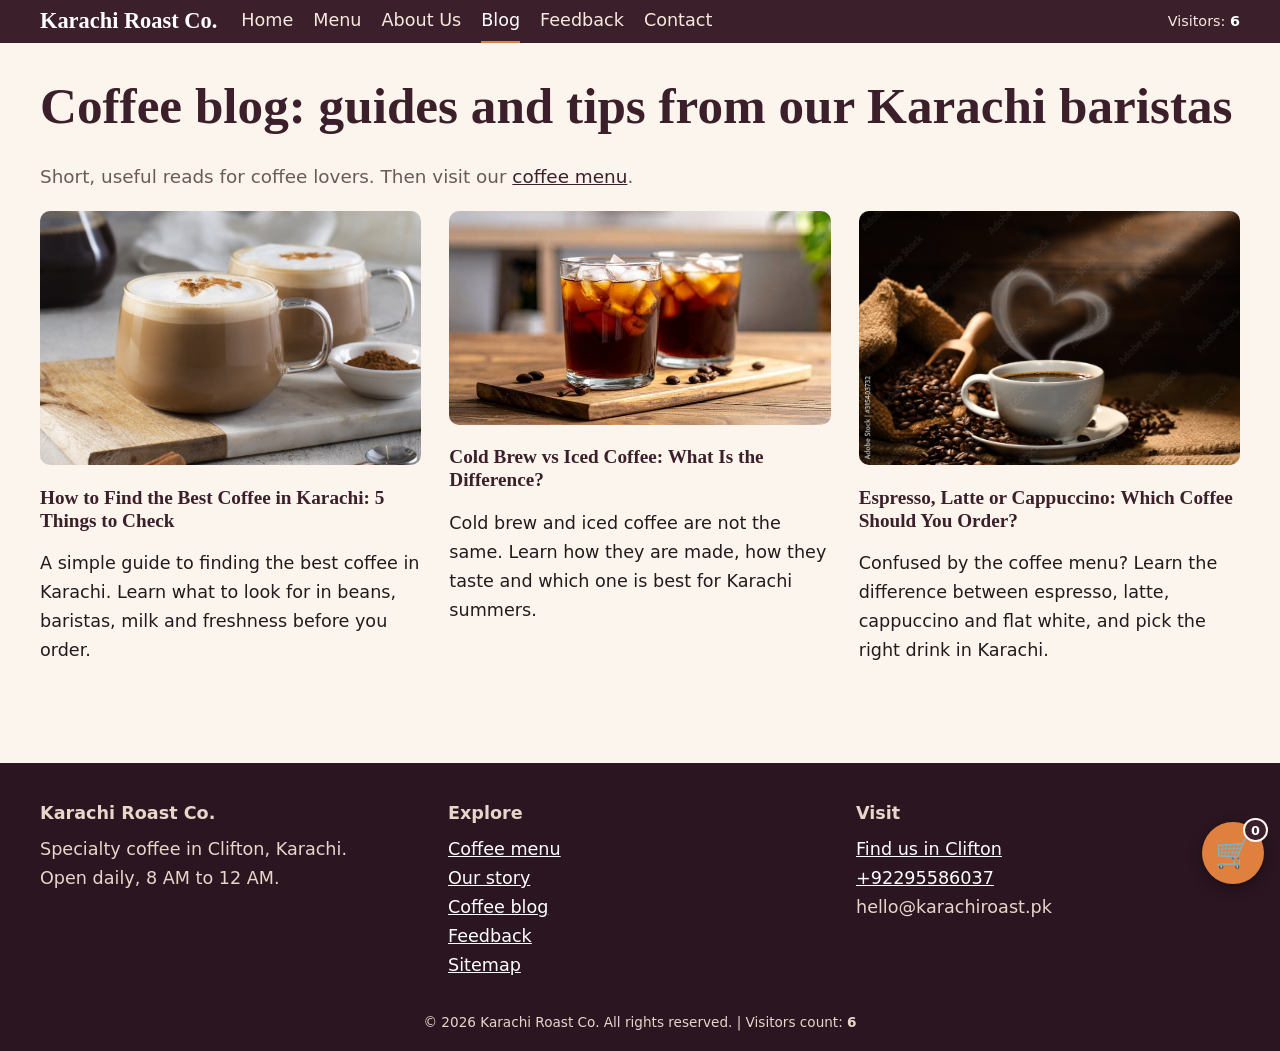
<file: blog.html>
<!DOCTYPE html>
<html lang="en">

<head>
    <meta charset="utf-8">
    <meta name="viewport" content="width=device-width, initial-scale=1">
    <title>Coffee Blog: Tips & Guides from Karachi Roast Co.</title>
    <meta name="description"
        content="Read coffee tips from Karachi baristas: how to find the best coffee in Karachi, cold brew vs iced coffee guides and how to choose your favourite drink.">
    <meta name="keywords"
        content="best coffee in Karachi, coffee shop Karachi, specialty coffee Karachi, cold brew Karachi, latte, cappuccino, cafe in Clifton Karachi">
    <link rel="canonical" href="https://www.karachiroast.pk/blog.html">
    <meta property="og:type" content="website">
    <meta property="og:title" content="Coffee Blog: Tips & Guides from Karachi Roast Co.">
    <meta property="og:description"
        content="Read coffee tips from Karachi baristas: how to find the best coffee in Karachi, cold brew vs iced coffee guides and how to choose your favourite drink.">
    <meta property="og:image" content="https://www.karachiroast.pk/images/og-image.png">
    <meta property="og:site_name" content="Karachi Roast Co.">
    <meta property="og:url" content="https://www.karachiroast.pk/blog.html">
    <meta property="og:locale" content="en_PK">
    <meta name="twitter:card" content="summary_large_image">
    <meta name="twitter:title" content="Coffee Blog: Tips & Guides from Karachi Roast Co.">
    <meta name="twitter:description"
        content="Read coffee tips from Karachi baristas: how to find the best coffee in Karachi, cold brew vs iced coffee guides and how to choose your favourite drink.">
    <meta name="twitter:image" content="https://www.karachiroast.pk/images/og-image.png">
    <meta name="theme-color" content="#3b1f2b">
    <meta name="robots" content="index,follow,max-image-preview:large">
    <link rel="icon" href="images/cup.svg" type="image/svg+xml">
    <link rel="stylesheet" href="style.css">
</head>

<body>
    <a class="skip" href="#main">Skip to content</a>
    <header class="top">
        <div class="wrap bar">
            <a class="logo" href="index.html">Karachi Roast Co.</a>
            <nav aria-label="Main menu"><a href="index.html">Home</a><a href="menu.html">Menu</a><a
                    href="about.html">About Us</a><a href="blog.html" aria-current="page">Blog</a><a
                    href="feedback.html">Feedback</a><a href="contact.html">Contact</a></nav>
            <div class="hdr"><span class="vtop">Visitors: <strong id="vct">0</strong></span></div>
        </div>
    </header>
    <main id="main">
        <section class="wrap">
            <h1>Coffee blog: guides and tips from our Karachi baristas</h1>
            <p class="lead">Short, useful reads for coffee lovers. Then visit our <a href="menu.html">coffee menu</a>.
            </p>
            <div class="grid3">
                <article class="card"><img decoding="async" src="images/Cafe Latte.jpg" width="560" height="320"
                        loading="lazy" alt="Cappuccino and croissant served on a wooden table in a Karachi cafe">
                    <h2><a href="blog-best-coffee-karachi.html">How to Find the Best Coffee in Karachi: 5 Things to
                            Check</a></h2>
                    <p>A simple guide to finding the best coffee in Karachi. Learn what to look for in beans, baristas,
                        milk and freshness before you order.</p>
                </article>
                <article class="card"><img decoding="async" src="images/cold brew.jpg" width="560" height="320" loading="lazy"
                        alt="Glass of cold brew coffee with ice">
                    <h2><a href="blog-cold-brew-vs-iced-coffee.html">Cold Brew vs Iced Coffee: What Is the
                            Difference?</a></h2>
                    <p>Cold brew and iced coffee are not the same. Learn how they are made, how they taste and which one
                        is best for Karachi summers.</p>
                </article>
                <article class="card"><img decoding="async" src="images/cup.jpg" width="560" height="320" loading="lazy"
                        alt="Cappuccino cup icon showing a hot coffee drink">
                    <h2><a href="blog-espresso-latte-cappuccino.html">Espresso, Latte or Cappuccino: Which Coffee Should
                            You Order?</a></h2>
                    <p>Confused by the coffee menu? Learn the difference between espresso, latte, cappuccino and flat
                        white, and pick the right drink in Karachi.</p>
                </article>
            </div>
        </section>
    </main>
    <footer>
        <div class="wrap foot">
            <div><strong>Karachi Roast Co.</strong>
                <p>Specialty coffee in Clifton, Karachi.<br>Open daily, 8 AM to 12 AM.</p>
            </div>
            <div><strong>Explore</strong>
                <p><a href="menu.html">Coffee menu</a><br><a href="about.html">Our story</a><br><a
                        href="blog.html">Coffee blog</a><br><a href="feedback.html">Feedback</a><br><a
                        href="sitemap.html">Sitemap</a></p>
            </div>
            <div><strong>Visit</strong>
                <p><a href="contact.html">Find us in Clifton</a><br><a href="tel:+92295586037">
                        +92295586037</a><br>hello@karachiroast.pk</p>
            </div>
        </div>
        <p class="copy">© 2026 Karachi Roast Co. All rights reserved. | Visitors count: <strong id="vc">0</strong></p>
    </footer>
    <script src="app.js" defer></script>
</body>

</html>
</file>
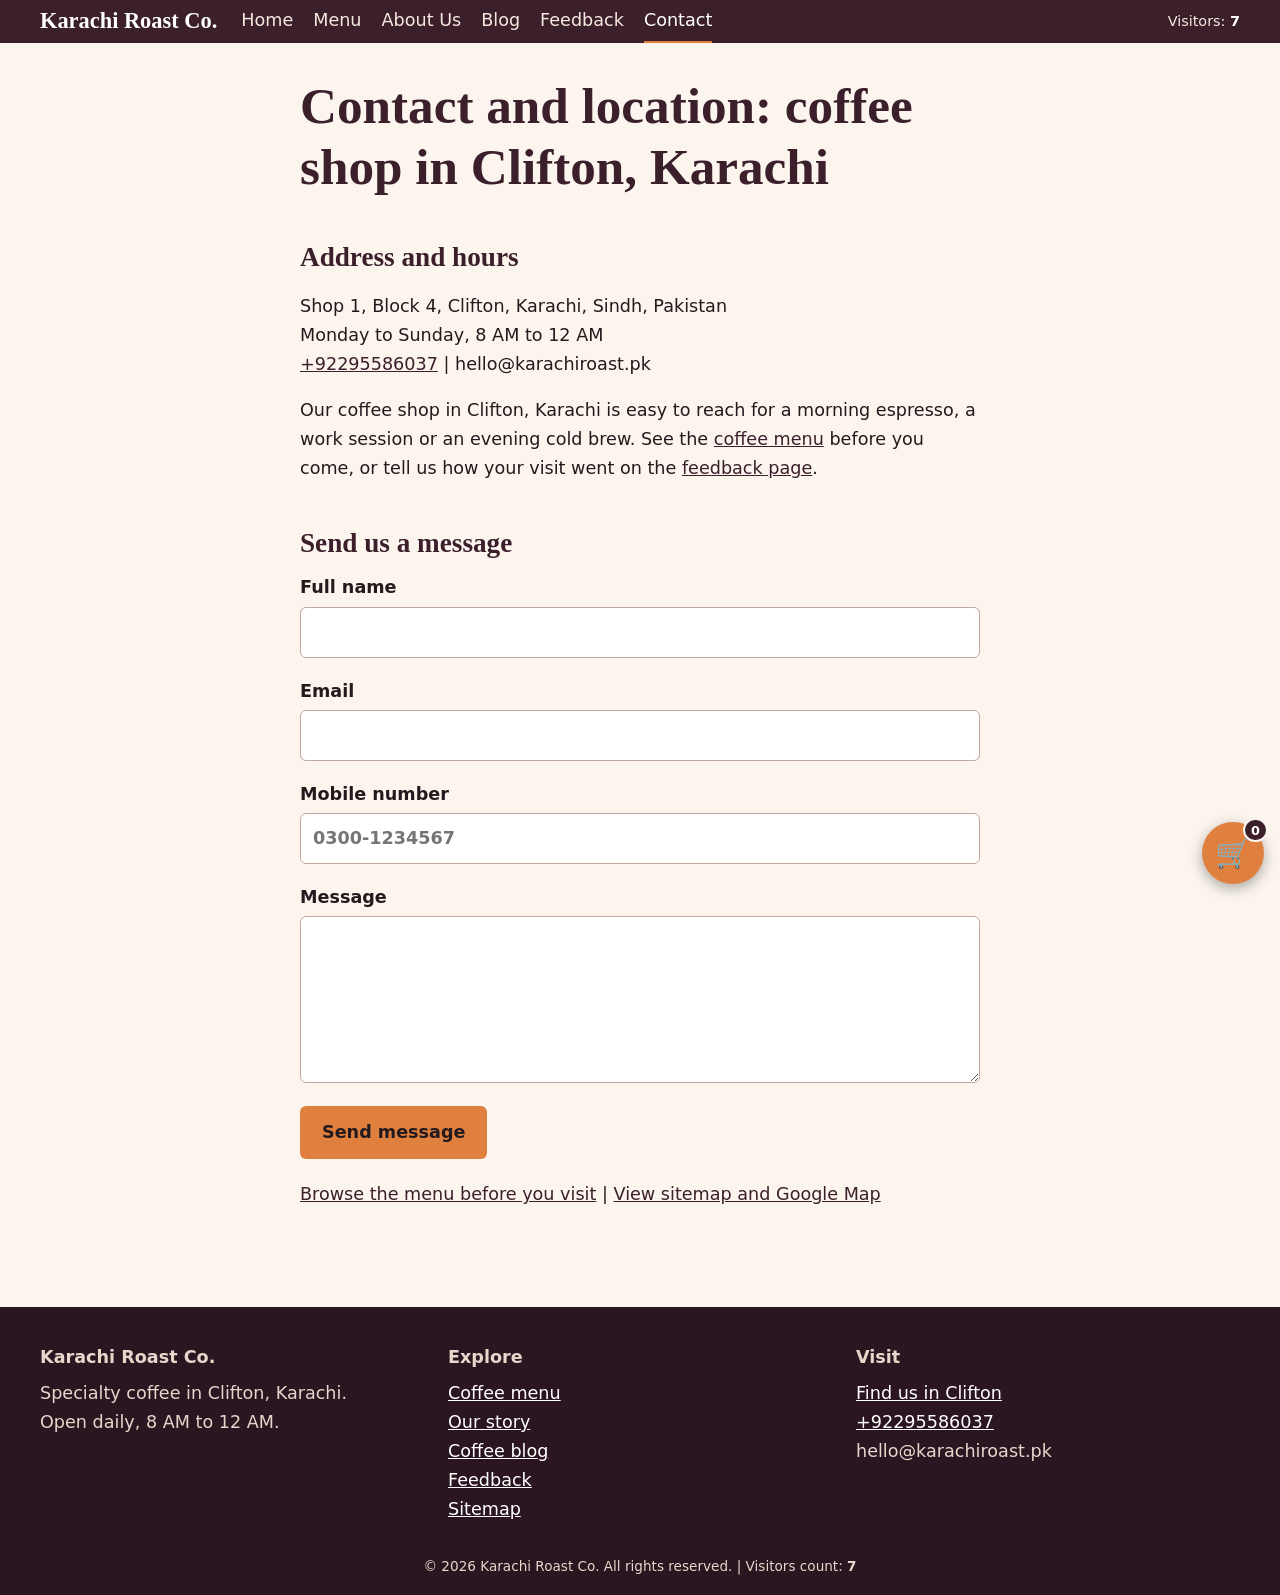
<file: contact.html>
<!DOCTYPE html>
<html lang="en">

<head>
    <meta charset="utf-8">
    <meta name="viewport" content="width=device-width, initial-scale=1">
    <title>Contact & Location | Coffee Shop in Clifton, Karachi</title>
    <meta name="description"
        content="Find Karachi Roast Co. in Clifton, Karachi. See our address, opening hours (8 AM to 12 AM), phone number and send us a message about our coffee shop.">
    <meta name="keywords"
        content="best coffee in Karachi, coffee shop Karachi, specialty coffee Karachi, cold brew Karachi, latte, cappuccino, cafe in Clifton Karachi">
    <link rel="canonical" href="https://www.karachiroast.pk/contact.html">
    <meta property="og:type" content="website">
    <meta property="og:title" content="Contact & Location | Coffee Shop in Clifton, Karachi">
    <meta property="og:description"
        content="Find Karachi Roast Co. in Clifton, Karachi. See our address, opening hours (8 AM to 12 AM), phone number and send us a message about our coffee shop.">
    <meta property="og:image" content="https://www.karachiroast.pk/images/og-image.png">
    <meta property="og:site_name" content="Karachi Roast Co.">
    <meta property="og:url" content="https://www.karachiroast.pk/contact.html">
    <meta property="og:locale" content="en_PK">
    <meta name="twitter:card" content="summary_large_image">
    <meta name="twitter:title" content="Contact & Location | Coffee Shop in Clifton, Karachi">
    <meta name="twitter:description"
        content="Find Karachi Roast Co. in Clifton, Karachi. See our address, opening hours (8 AM to 12 AM), phone number and send us a message about our coffee shop.">
    <meta name="twitter:image" content="https://www.karachiroast.pk/images/og-image.png">
    <meta name="theme-color" content="#3b1f2b">
    <meta name="robots" content="index,follow,max-image-preview:large">
    <link rel="icon" href="images/cup.svg" type="image/svg+xml">
    <link rel="stylesheet" href="style.css">
</head>

<body>
    <a class="skip" href="#main">Skip to content</a>
    <header class="top">
        <div class="wrap bar">
            <a class="logo" href="index.html">Karachi Roast Co.</a>
            <nav aria-label="Main menu"><a href="index.html">Home</a><a href="menu.html">Menu</a><a
                    href="about.html">About Us</a><a href="blog.html">Blog</a><a href="feedback.html">Feedback</a><a
                    href="contact.html" aria-current="page">Contact</a></nav>
            <div class="hdr"><span class="vtop">Visitors: <strong id="vct">0</strong></span></div>
        </div>
    </header>
    <main id="main">
        <section class="wrap narrow">
            <h1>Contact and location: coffee shop in Clifton, Karachi</h1>
            <h2>Address and hours</h2>
            <p>Shop 1, Block 4, Clifton, Karachi, Sindh, Pakistan<br>Monday to Sunday, 8 AM to 12 AM<br><a
                    href="tel:+92295586037">+92295586037</a> | hello@karachiroast.pk</p>
            <p>Our coffee shop in Clifton, Karachi is easy to reach for a morning espresso, a work session or an evening
                cold brew. See the <a href="menu.html">coffee menu</a> before you come, or tell us how your visit went
                on the <a href="feedback.html">feedback page</a>.</p>
            <h2>Send us a message</h2>
            <form id="cform" novalidate><label>Full name<input type="text" name="name" required
                        data-re="^[A-Za-z][A-Za-z .'-]{2,39}$"
                        data-msg="Enter your name using letters only (3 to 40 characters)." autocomplete="name"><span
                        class="err" role="alert"></span></label><label>Email<input type="email" name="email" required
                        data-re="^[^\s@]+@[^\s@]+\.[A-Za-z]{2,}$" data-msg="Enter a valid email, like name@example.com."
                        autocomplete="email"><span class="err" role="alert"></span></label><label>Mobile number<input
                        type="tel" name="phone" required data-re="^(?:\+92|0)3\d{2}-?\d{7}$"
                        data-msg="Enter a valid Pakistani mobile number, like 0300-1234567 or +923001234567."
                        autocomplete="tel" placeholder="0300-1234567"><span class="err"
                        role="alert"></span></label><label>Message<textarea name="message" rows="5" required
                        data-re="^[\s\S]{10,500}$" data-msg="Write 10 to 500 characters."></textarea><span class="err"
                        role="alert"></span></label>
                <button class="btn" type="submit">Send message</button>
                <p class="ok" id="ok" hidden>Thank you! Your email app will open to send the message.</p>
            </form>
            <p><a href="menu.html">Browse the menu before you visit</a> | <a href="sitemap.html">View sitemap and Google
                    Map</a></p>
        </section>
    </main>
    <footer>
        <div class="wrap foot">
            <div><strong>Karachi Roast Co.</strong>
                <p>Specialty coffee in Clifton, Karachi.<br>Open daily, 8 AM to 12 AM.</p>
            </div>
            <div><strong>Explore</strong>
                <p><a href="menu.html">Coffee menu</a><br><a href="about.html">Our story</a><br><a
                        href="blog.html">Coffee blog</a><br><a href="feedback.html">Feedback</a><br><a
                        href="sitemap.html">Sitemap</a></p>
            </div>
            <div><strong>Visit</strong>
                <p><a href="contact.html">Find us in Clifton</a><br><a href="tel:+92295586037">
                        +92295586037</a><br>hello@karachiroast.pk</p>
            </div>
        </div>
        <p class="copy">© 2026 Karachi Roast Co. All rights reserved. | Visitors count: <strong id="vc">0</strong></p>
    </footer>
    <script src="app.js" defer></script>
</body>

</html>
</file>
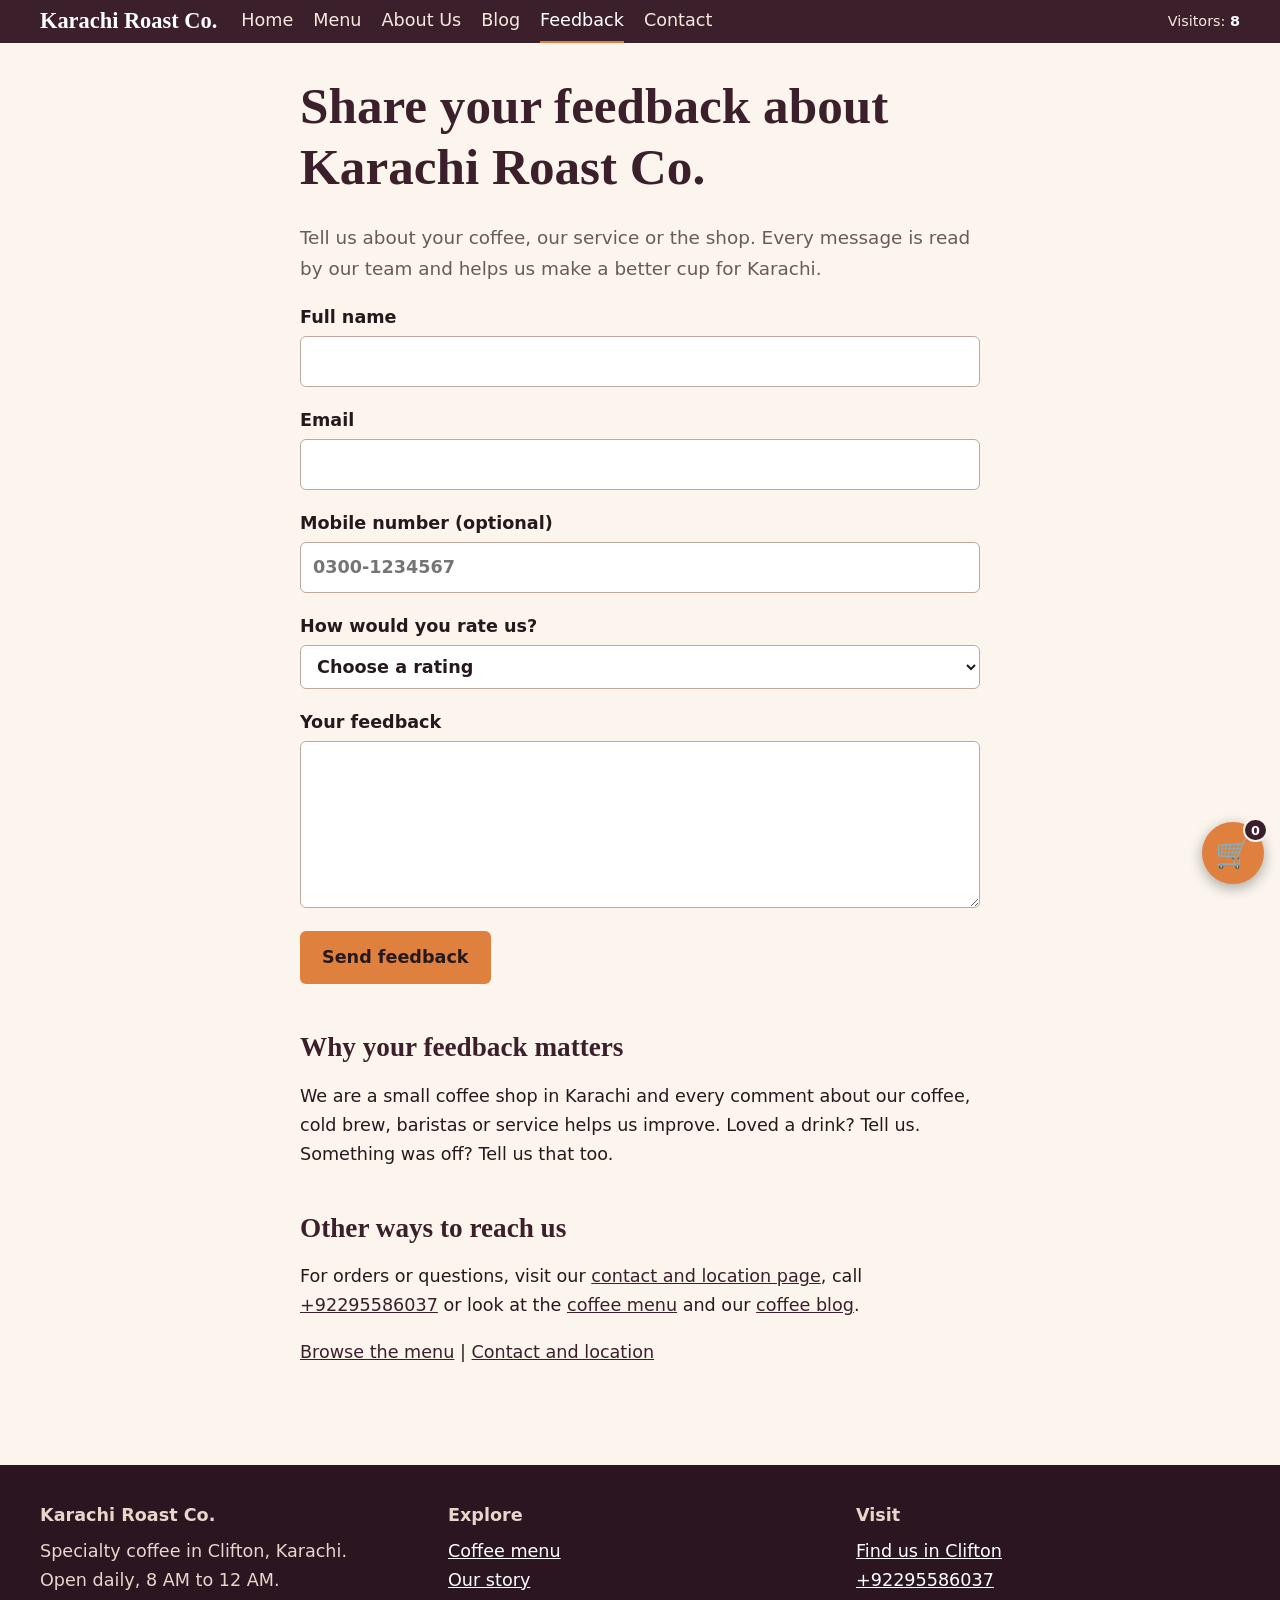
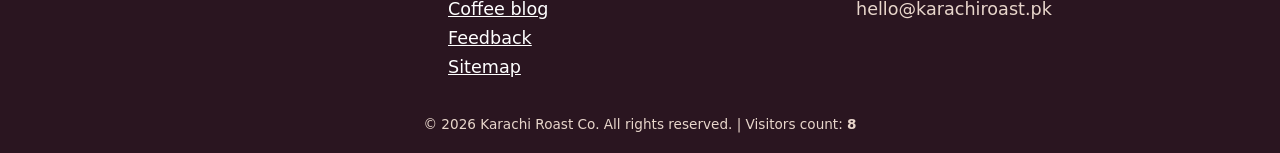
<file: feedback.html>
<!DOCTYPE html>
<html lang="en">

<head>
    <meta charset="utf-8">
    <meta name="viewport" content="width=device-width, initial-scale=1">
    <title>Feedback | Karachi Roast Co. Coffee Shop in Karachi</title>
    <meta name="description"
        content="Tell Karachi Roast Co. what you think. Share feedback about our coffee, service and coffee shop in Clifton, Karachi and help us serve you better.">
    <meta name="keywords"
        content="best coffee in Karachi, coffee shop Karachi, specialty coffee Karachi, cold brew Karachi, latte, cappuccino, cafe in Clifton Karachi">
    <link rel="canonical" href="https://www.karachiroast.pk/feedback.html">
    <meta property="og:type" content="website">
    <meta property="og:title" content="Feedback | Karachi Roast Co. Coffee Shop in Karachi">
    <meta property="og:description"
        content="Tell Karachi Roast Co. what you think. Share feedback about our coffee, service and coffee shop in Clifton, Karachi and help us serve you better.">
    <meta property="og:image" content="https://www.karachiroast.pk/images/og-image.png">
    <meta property="og:site_name" content="Karachi Roast Co.">
    <meta property="og:url" content="https://www.karachiroast.pk/feedback.html">
    <meta property="og:locale" content="en_PK">
    <meta name="twitter:card" content="summary_large_image">
    <meta name="twitter:title" content="Feedback | Karachi Roast Co. Coffee Shop in Karachi">
    <meta name="twitter:description"
        content="Tell Karachi Roast Co. what you think. Share feedback about our coffee, service and coffee shop in Clifton, Karachi and help us serve you better.">
    <meta name="twitter:image" content="https://www.karachiroast.pk/images/og-image.png">
    <meta name="theme-color" content="#3b1f2b">
    <meta name="robots" content="index,follow,max-image-preview:large">
    <link rel="icon" href="images/cup.svg" type="image/svg+xml">
    <link rel="stylesheet" href="style.css">
</head>

<body>
    <a class="skip" href="#main">Skip to content</a>
    <header class="top">
        <div class="wrap bar">
            <a class="logo" href="index.html">Karachi Roast Co.</a>
            <nav aria-label="Main menu"><a href="index.html">Home</a><a href="menu.html">Menu</a><a
                    href="about.html">About Us</a><a href="blog.html">Blog</a><a href="feedback.html"
                    aria-current="page">Feedback</a><a href="contact.html">Contact</a></nav>
            <div class="hdr"><span class="vtop">Visitors: <strong id="vct">0</strong></span></div>
        </div>
    </header>
    <main id="main">
        <section class="wrap narrow">
            <h1>Share your feedback about Karachi Roast Co.</h1>
            <p class="lead">Tell us about your coffee, our service or the shop. Every message is read by our team and
                helps us make a better cup for Karachi.</p>
            <form id="fform" novalidate><label>Full name<input type="text" name="name" required
                        data-re="^[A-Za-z][A-Za-z .'-]{2,39}$"
                        data-msg="Enter your name using letters only (3 to 40 characters)." autocomplete="name"><span
                        class="err" role="alert"></span></label>
                <label>Email<input type="email" name="email" required data-re="^[^\s@]+@[^\s@]+\.[A-Za-z]{2,}$"
                        data-msg="Enter a valid email, like name@example.com." autocomplete="email"><span class="err"
                        role="alert"></span></label>
                <label>Mobile number (optional)<input type="tel" name="phone" data-re="^$|^(?:\+92|0)3\d{2}-?\d{7}$"
                        data-msg="Enter a valid Pakistani mobile number, like 0300-1234567 or +923001234567."
                        autocomplete="tel" placeholder="0300-1234567"><span class="err" role="alert"></span></label>
                <label>How would you rate us?<select name="rating" required data-re="^[1-5]$"
                        data-msg="Please choose a rating from 1 to 5.">
                        <option value="">Choose a rating</option>
                        <option value="5">5 - Excellent</option>
                        <option value="4">4 - Very good</option>
                        <option value="3">3 - Good</option>
                        <option value="2">2 - Fair</option>
                        <option value="1">1 - Poor</option>
                    </select><span class="err" role="alert"></span></label>
                <label>Your feedback<textarea name="message" rows="5" required maxlength="500"
                        data-re="^[\s\S]{10,500}$"
                        data-msg="Write your feedback in 10 to 500 characters."></textarea><span class="err"
                        role="alert"></span></label>
                <button class="btn" type="submit">Send feedback</button>
                <p class="ok" id="ok" hidden>Thank you! Your email app will open to send your feedback.</p>
            </form>
            <h2>Why your feedback matters</h2>
            <p>We are a small coffee shop in Karachi and every comment about our coffee, cold brew, baristas or service
                helps us improve. Loved a drink? Tell us. Something was off? Tell us that too.</p>
            <h2>Other ways to reach us</h2>
            <p>For orders or questions, visit our <a href="contact.html">contact and location page</a>, call <a
                    href="tel:+92295586037">+92295586037</a> or look at the <a href="menu.html">coffee menu</a> and
                our <a href="blog.html">coffee blog</a>.</p>
            <p><a href="menu.html">Browse the menu</a> | <a href="contact.html">Contact and location</a></p>
        </section>
    </main>
    <footer>
        <div class="wrap foot">
            <div><strong>Karachi Roast Co.</strong>
                <p>Specialty coffee in Clifton, Karachi.<br>Open daily, 8 AM to 12 AM.</p>
            </div>
            <div><strong>Explore</strong>
                <p><a href="menu.html">Coffee menu</a><br><a href="about.html">Our story</a><br><a
                        href="blog.html">Coffee blog</a><br><a href="feedback.html">Feedback</a><br><a
                        href="sitemap.html">Sitemap</a></p>
            </div>
            <div><strong>Visit</strong>
                <p><a href="contact.html">Find us in Clifton</a><br><a href="tel:+92295586037">
                        +92295586037</a><br>hello@karachiroast.pk</p>
            </div>
        </div>
        <p class="copy">© 2026 Karachi Roast Co. All rights reserved. | Visitors count: <strong id="vc">0</strong></p>
    </footer>
    <script src="app.js" defer></script>
</body>

</html>
</file>
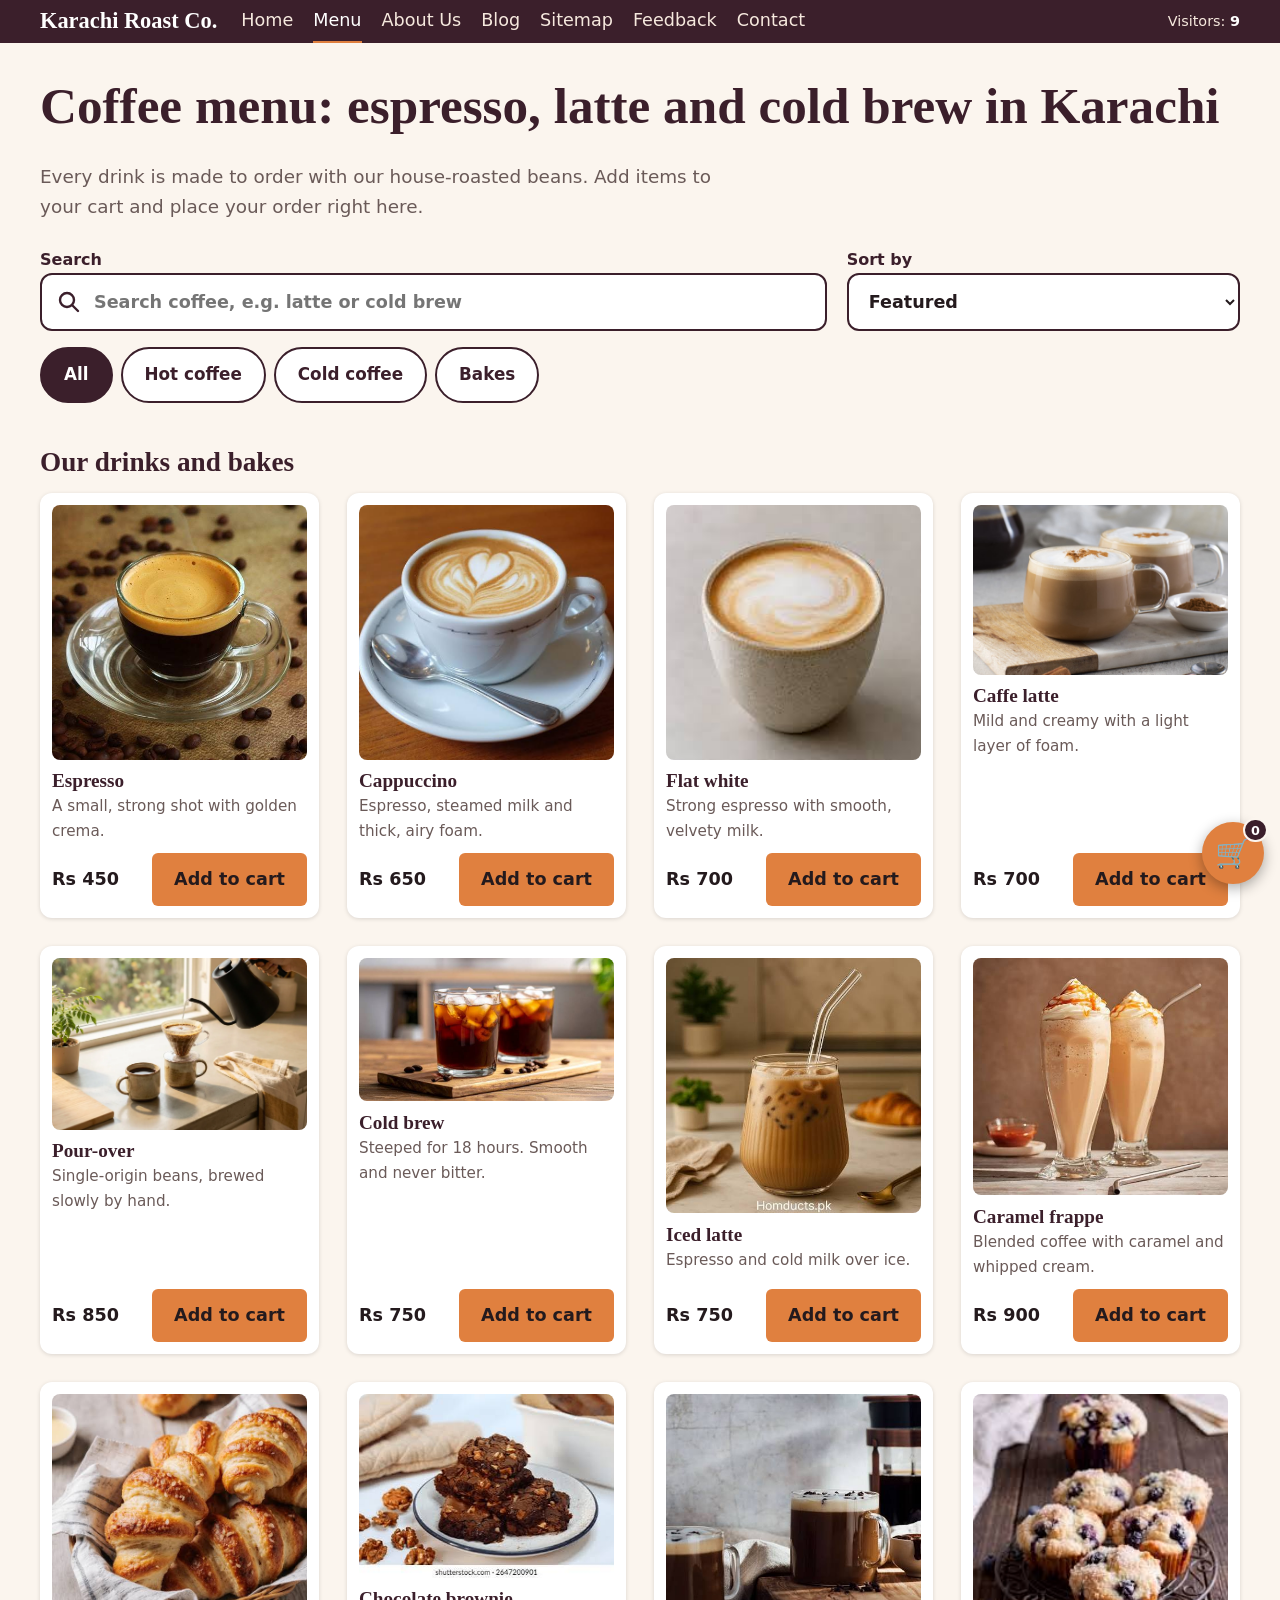
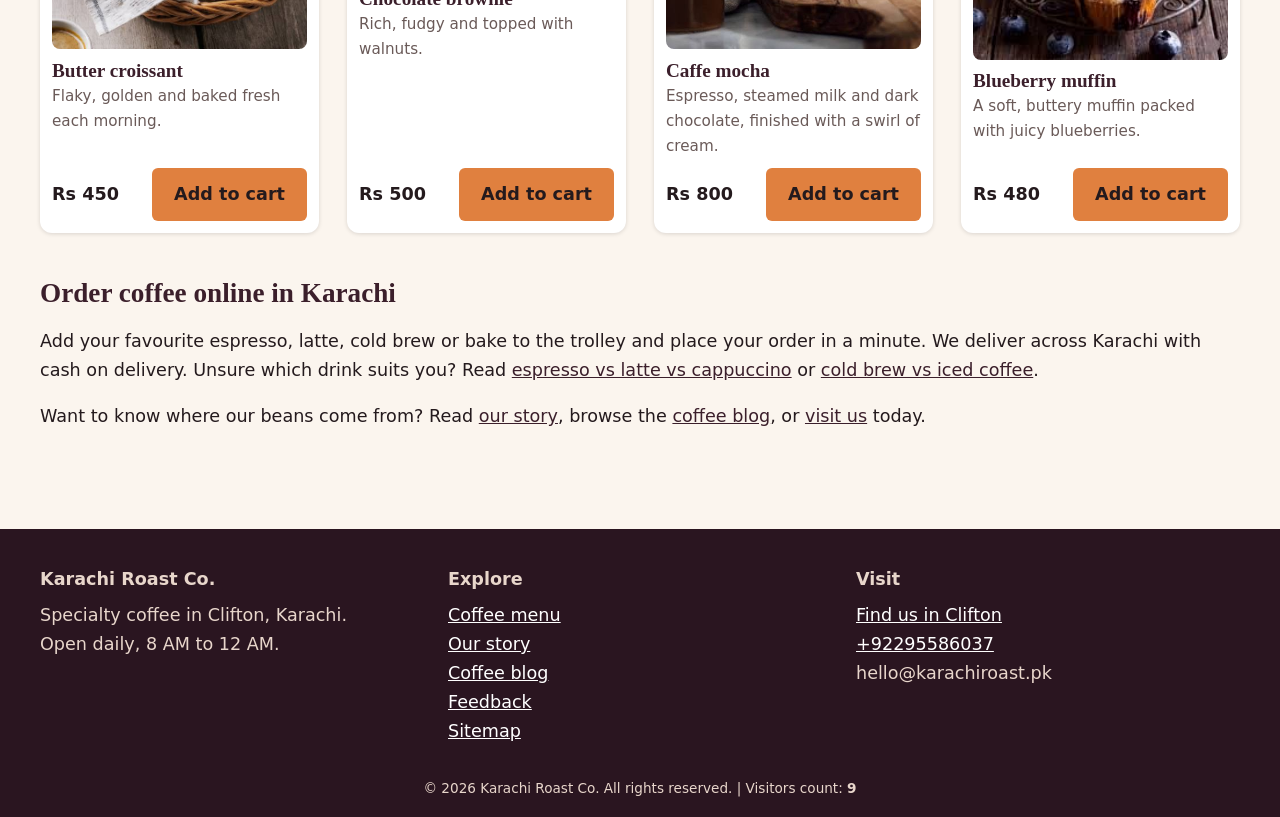
<file: menu.html>
<!DOCTYPE html>
<html lang="en">

<head>
    <meta charset="utf-8">
    <meta name="viewport" content="width=device-width, initial-scale=1">
    <title>Coffee Menu &amp; Prices in Karachi | Karachi Roast Co.</title>
    <meta name="description"
        content="See the Karachi Roast Co. coffee menu with prices: espresso, cappuccino, latte, cold brew and fresh bakes from Rs 450. Order coffee online in Karachi.">
    <meta name="keywords"
        content="best coffee in Karachi, coffee shop Karachi, specialty coffee Karachi, cold brew Karachi, latte, cappuccino, cafe in Clifton Karachi">
    <link rel="canonical" href="https://www.karachiroast.pk/menu.html">
    <meta property="og:type" content="website">
    <meta property="og:title" content="Coffee Menu &amp; Prices in Karachi | Karachi Roast Co.">
    <meta property="og:description"
        content="See the Karachi Roast Co. coffee menu with prices: espresso, cappuccino, latte, cold brew and fresh bakes from Rs 450. Order coffee online in Karachi.">
    <meta property="og:image" content="https://www.karachiroast.pk/images/og-image.png">
    <meta property="og:site_name" content="Karachi Roast Co.">
    <meta property="og:url" content="https://www.karachiroast.pk/menu.html">
    <meta property="og:locale" content="en_PK">
    <meta name="twitter:card" content="summary_large_image">
    <meta name="twitter:title" content="Coffee Menu &amp; Prices in Karachi | Karachi Roast Co.">
    <meta name="twitter:description"
        content="See the Karachi Roast Co. coffee menu with prices: espresso, cappuccino, latte, cold brew and fresh bakes from Rs 450. Order coffee online in Karachi.">
    <meta name="twitter:image" content="https://www.karachiroast.pk/images/og-image.png">
    <meta name="theme-color" content="#3b1f2b">
    <meta name="robots" content="index,follow,max-image-preview:large">
    <link rel="icon" href="images/cup.svg" type="image/svg+xml">
    <link rel="stylesheet" href="style.css">
    <script
        type="application/ld+json">{"@context":"https://schema.org","@type":"ItemList","name":"Karachi Roast Co. coffee menu","itemListElement":[{"@type":"ListItem","position":1,"item":{"@type":"Product","name":"Espresso","image":"https://www.karachiroast.pk/images/espresso.svg","offers":{"@type":"Offer","price":"450","priceCurrency":"PKR","availability":"https://schema.org/InStock"}}},{"@type":"ListItem","position":2,"item":{"@type":"Product","name":"Cappuccino","image":"https://www.karachiroast.pk/images/cappuccino.svg","offers":{"@type":"Offer","price":"650","priceCurrency":"PKR","availability":"https://schema.org/InStock"}}},{"@type":"ListItem","position":3,"item":{"@type":"Product","name":"Flat white","image":"https://www.karachiroast.pk/images/flat-white.svg","offers":{"@type":"Offer","price":"700","priceCurrency":"PKR","availability":"https://schema.org/InStock"}}},{"@type":"ListItem","position":4,"item":{"@type":"Product","name":"Caffe latte","image":"https://www.karachiroast.pk/images/latte.svg","offers":{"@type":"Offer","price":"700","priceCurrency":"PKR","availability":"https://schema.org/InStock"}}},{"@type":"ListItem","position":5,"item":{"@type":"Product","name":"Pour-over","image":"https://www.karachiroast.pk/images/pour-over.svg","offers":{"@type":"Offer","price":"850","priceCurrency":"PKR","availability":"https://schema.org/InStock"}}},{"@type":"ListItem","position":6,"item":{"@type":"Product","name":"Cold brew","image":"https://www.karachiroast.pk/images/cold-brew.svg","offers":{"@type":"Offer","price":"750","priceCurrency":"PKR","availability":"https://schema.org/InStock"}}},{"@type":"ListItem","position":7,"item":{"@type":"Product","name":"Iced latte","image":"https://www.karachiroast.pk/images/iced-latte.svg","offers":{"@type":"Offer","price":"750","priceCurrency":"PKR","availability":"https://schema.org/InStock"}}},{"@type":"ListItem","position":8,"item":{"@type":"Product","name":"Caramel frappe","image":"https://www.karachiroast.pk/images/caramel-frappe.svg","offers":{"@type":"Offer","price":"900","priceCurrency":"PKR","availability":"https://schema.org/InStock"}}},{"@type":"ListItem","position":9,"item":{"@type":"Product","name":"Butter croissant","image":"https://www.karachiroast.pk/images/croissant.svg","offers":{"@type":"Offer","price":"450","priceCurrency":"PKR","availability":"https://schema.org/InStock"}}},{"@type":"ListItem","position":10,"item":{"@type":"Product","name":"Chocolate brownie","image":"https://www.karachiroast.pk/images/brownie.svg","offers":{"@type":"Offer","price":"500","priceCurrency":"PKR","availability":"https://schema.org/InStock"}}},{"@type":"ListItem","position":11,"item":{"@type":"Product","name":"Caffe mocha","image":"https://www.karachiroast.pk/images/mocha.svg","offers":{"@type":"Offer","price":"800","priceCurrency":"PKR","availability":"https://schema.org/InStock"}}},{"@type":"ListItem","position":12,"item":{"@type":"Product","name":"Blueberry muffin","image":"https://www.karachiroast.pk/images/muffin.svg","offers":{"@type":"Offer","price":"480","priceCurrency":"PKR","availability":"https://schema.org/InStock"}}}]}</script>
</head>

<body>
    <a class="skip" href="#main">Skip to content</a>
    <header class="top">
        <div class="wrap bar">
            <a class="logo" href="index.html">Karachi Roast Co.</a>
            <nav aria-label="Main menu"><a href="index.html">Home</a><a href="menu.html" aria-current="page">Menu</a><a
                    href="about.html">About Us</a><a href="blog.html">Blog</a><a href="sitemap.html">Sitemap</a><a
                    href="feedback.html">Feedback</a><a href="contact.html">Contact</a></nav>
            <div class="hdr"><span class="vtop">Visitors: <strong id="vct">0</strong></span></div>
        </div>
    </header>
    <main id="main">
        <section class="wrap">
            <h1>Coffee menu: espresso, latte and cold brew in Karachi</h1>
            <p class="lead">Every drink is made to order with our house-roasted beans. Add items to your cart and place
                your order right here.</p>
            <div class="tools"><label class="srch">Search<input type="search" id="q"
                        placeholder="Search coffee, e.g. latte or cold brew"></label>
                <div class="chips" role="group" aria-label="Filter by type"><button type="button" data-f="all"
                        class="on" aria-pressed="true">All</button><button type="button" data-f="hot"
                        aria-pressed="false">Hot coffee</button><button type="button" data-f="cold"
                        aria-pressed="false">Cold coffee</button><button type="button" data-f="bakes"
                        aria-pressed="false">Bakes</button></div>
                <label>Sort by<select id="sort">
                        <option value="0">Featured</option>
                        <option value="pa">Price: low to high</option>
                        <option value="pd">Price: high to low</option>
                        <option value="na">Name: A to Z</option>
                    </select></label>
            </div>
            <h2>Our drinks and bakes</h2>
            <div class="shop">
                <div>
                    <div class="grid3" id="items">
                        <article class="item" data-cat="hot" data-price="450" data-name="espresso" data-i="0"><img
                                decoding="async" src="images/espresso.jpg" width="400" height="300" loading="lazy"
                                alt="Espresso shot with golden crema in a small white cup">
                            <h3>Espresso</h3>
                            <p>A small, strong shot with golden crema.</p>
                            <div class="row"><b>Rs 450</b><button type="button" class="btn" data-add="espresso"
                                    aria-label="Add Espresso to cart">Add to cart</button></div>
                        </article>
                        <article class="item" data-cat="hot" data-price="650" data-name="cappuccino" data-i="1"><img
                                decoding="async" src="images/cappuccino.jpg" width="400" height="300" loading="lazy"
                                alt="Cappuccino with thick milk foam in a white cup">
                            <h3>Cappuccino</h3>
                            <p>Espresso, steamed milk and thick, airy foam.</p>
                            <div class="row"><b>Rs 650</b><button type="button" class="btn" data-add="cappuccino"
                                    aria-label="Add Cappuccino to cart">Add to cart</button></div>
                        </article>
                        <article class="item" data-cat="hot" data-price="700" data-name="flat white" data-i="2"><img
                                decoding="async" src="images/flat white.jpg" width="400" height="300" loading="lazy"
                                alt="Flat white coffee with latte art in a white cup">
                            <h3>Flat white</h3>
                            <p>Strong espresso with smooth, velvety milk.</p>
                            <div class="row"><b>Rs 700</b><button type="button" class="btn" data-add="flat-white"
                                    aria-label="Add Flat white to cart">Add to cart</button></div>
                        </article>
                        <article class="item" data-cat="hot" data-price="700" data-name="caffe latte" data-i="3"><img
                                decoding="async" src="images/Cafe Latte.jpg" width="400" height="300" loading="lazy"
                                alt="Caffe latte with a heart of foam in a wide white cup">
                            <h3>Caffe latte</h3>
                            <p>Mild and creamy with a light layer of foam.</p>
                            <div class="row"><b>Rs 700</b><button type="button" class="btn" data-add="latte"
                                    aria-label="Add Caffe latte to cart">Add to cart</button></div>
                        </article>
                        <article class="item" data-cat="hot" data-price="850" data-name="pour-over" data-i="4"><img
                                decoding="async" src="images/pour-over.webp" width="400" height="500" loading="lazy"
                                alt="Pour-over coffee dripper resting on a white mug">
                            <h3>Pour-over</h3>
                            <p>Single-origin beans, brewed slowly by hand.</p>
                            <div class="row"><b>Rs 850</b><button type="button" class="btn" data-add="pour-over"
                                    aria-label="Add Pour-over to cart">Add to cart</button></div>
                        </article>
                        <article class="item" data-cat="cold" data-price="750" data-name="cold brew" data-i="5"><img
                                decoding="async" src="images/cold brew.jpg" width="400" height="300" loading="lazy"
                                alt="Glass of dark cold brew coffee with ice cubes and a straw">
                            <h3>Cold brew</h3>
                            <p>Steeped for 18 hours. Smooth and never bitter.</p>
                            <div class="row"><b>Rs 750</b><button type="button" class="btn" data-add="cold-brew"
                                    aria-label="Add Cold brew to cart">Add to cart</button></div>
                        </article>
                        <article class="item" data-cat="cold" data-price="750" data-name="iced latte" data-i="6"><img
                                decoding="async" src="images/ice mug.jpg" width="400" height="300" loading="lazy"
                                alt="Iced latte with layers of milk and espresso in a tall glass">
                            <h3>Iced latte</h3>
                            <p>Espresso and cold milk over ice.</p>
                            <div class="row"><b>Rs 750</b><button type="button" class="btn" data-add="iced-latte"
                                    aria-label="Add Iced latte to cart">Add to cart</button></div>
                        </article>
                        <article class="item" data-cat="cold" data-price="900" data-name="caramel frappe" data-i="7">
                            <img decoding="async" src="images/caramel.jpg" width="400" height="300"
                                loading="lazy" alt="Caramel frappe topped with whipped cream and caramel drizzle">
                            <h3>Caramel frappe</h3>
                            <p>Blended coffee with caramel and whipped cream.</p>
                            <div class="row"><b>Rs 900</b><button type="button" class="btn" data-add="caramel-frappe"
                                    aria-label="Add Caramel frappe to cart">Add to cart</button></div>
                        </article>
                        <article class="item" data-cat="bakes" data-price="450" data-name="butter croissant" data-i="8">
                            <img decoding="async" src="images/croissant.jpg" width="400" height="300" loading="lazy"
                                alt="Golden butter croissant on a white plate">
                            <h3>Butter croissant</h3>
                            <p>Flaky, golden and baked fresh each morning.</p>
                            <div class="row"><b>Rs 450</b><button type="button" class="btn" data-add="croissant"
                                    aria-label="Add Butter croissant to cart">Add to cart</button></div>
                        </article>
                        <article class="item" data-cat="bakes" data-price="500" data-name="chocolate brownie"
                            data-i="9"><img decoding="async" src="images/brownies.jpg" width="400" height="600"
                                loading="lazy" alt="Stacked chocolate brownies with walnuts on a white plate">
                            <h3>Chocolate brownie</h3>
                            <p>Rich, fudgy and topped with walnuts.</p>
                            <div class="row"><b>Rs 500</b><button type="button" class="btn" data-add="brownie"
                                    aria-label="Add Chocolate brownie to cart">Add to cart</button></div>
                        </article>
                        <article class="item" data-cat="hot" data-price="800" data-name="caffe mocha" data-i="10"><img
                                decoding="async" src="images/mocha.jpg" width="400" height="300" loading="lazy"
                                alt="Caffe mocha in a white cup with chocolate and cream on top">
                            <h3>Caffe mocha</h3>
                            <p>Espresso, steamed milk and dark chocolate, finished with a swirl of cream.</p>
                            <div class="row"><b>Rs 800</b><button type="button" class="btn" data-add="mocha"
                                    aria-label="Add Caffe mocha to cart">Add to cart</button></div>
                        </article>
                        <article class="item" data-cat="bakes" data-price="480" data-name="blueberry muffin"
                            data-i="11"><img decoding="async" src="images/muffin.jpg" width="400" height="300"
                                loading="lazy" alt="Blueberry muffin in a paper cup on a white plate">
                            <h3>Blueberry muffin</h3>
                            <p>A soft, buttery muffin packed with juicy blueberries.</p>
                            <div class="row"><b>Rs 480</b><button type="button" class="btn" data-add="muffin"
                                    aria-label="Add Blueberry muffin to cart">Add to cart</button></div>
                        </article>
                    </div>
                    <p id="none" hidden>No items match your search. Try another word or choose All.</p>
                </div>
            </div>
            <h2>Order coffee online in Karachi</h2>
            <p>Add your favourite espresso, latte, cold brew or bake to the trolley and place your order in a minute. We
                deliver across Karachi with cash on delivery. Unsure which drink suits you? Read <a
                    href="blog-espresso-latte-cappuccino.html">espresso vs latte vs cappuccino</a> or <a
                    href="blog-cold-brew-vs-iced-coffee.html">cold brew vs iced coffee</a>.</p>
            <p>Want to know where our beans come from? Read <a href="about.html">our story</a>, browse the <a
                    href="blog.html">coffee blog</a>, or <a href="contact.html">visit us</a> today.</p>
        </section>
    </main>
    <footer>
        <div class="wrap foot">
            <div><strong>Karachi Roast Co.</strong>
                <p>Specialty coffee in Clifton, Karachi.<br>Open daily, 8 AM to 12 AM.</p>
            </div>
            <div><strong>Explore</strong>
                <p><a href="menu.html">Coffee menu</a><br><a href="about.html">Our story</a><br><a
                        href="blog.html">Coffee blog</a><br><a href="feedback.html">Feedback</a><br><a
                        href="sitemap.html">Sitemap</a></p>
            </div>
            <div><strong>Visit</strong>
                <p><a href="contact.html">Find us in Clifton</a><br><a href="tel:+92295586037">
                        +92295586037</a><br>hello@karachiroast.pk</p>
            </div>
        </div>
        <p class="copy">© 2026 Karachi Roast Co. All rights reserved. | Visitors count: <strong id="vc">0</strong></p>
    </footer>
    <script src="app.js" defer></script>
</body>

</html>
</file>
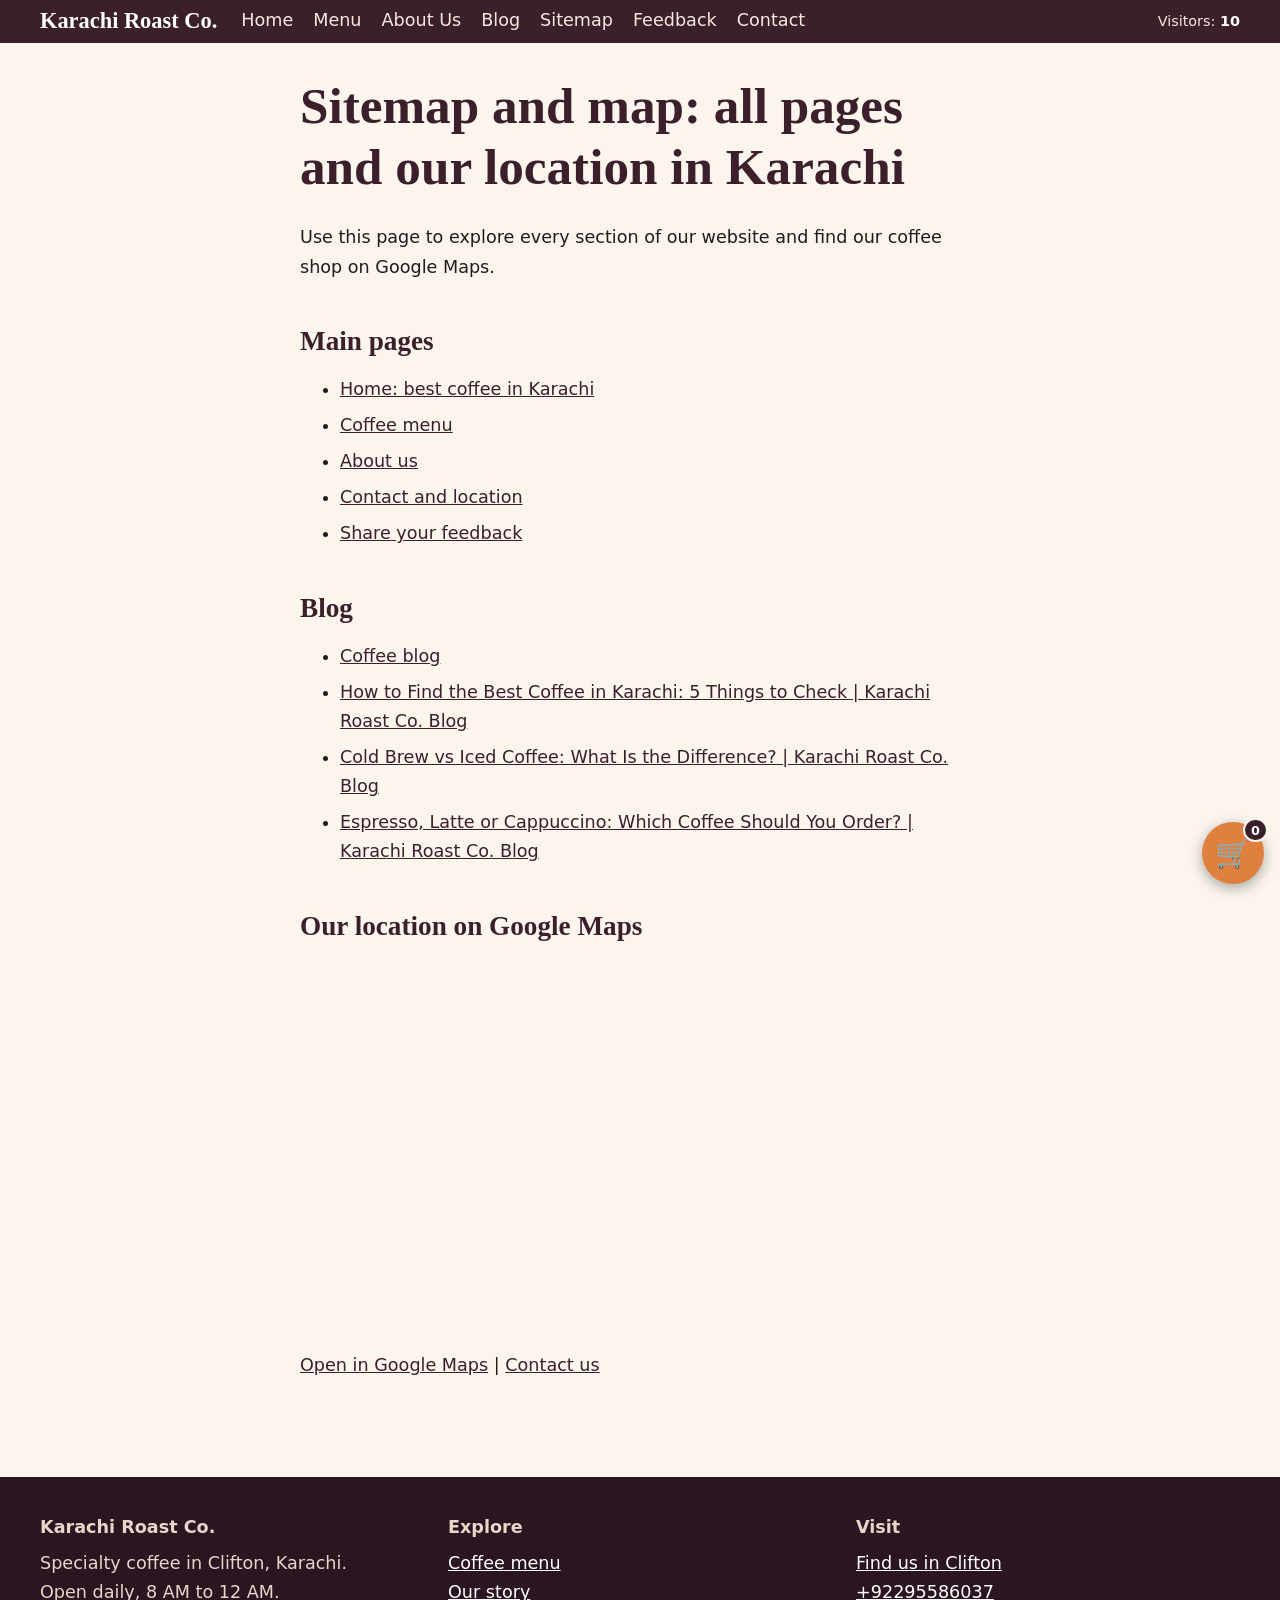
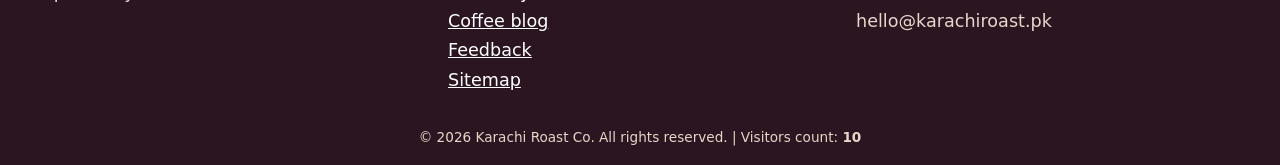
<file: sitemap.html>
<!DOCTYPE html>
<html lang="en">

<head>
    <meta charset="utf-8">
    <meta name="viewport" content="width=device-width, initial-scale=1">
    <title>Sitemap & Location Map | Karachi Roast Co.</title>
    <meta name="description"
        content="Sitemap of Karachi Roast Co.: all pages, coffee menu, blog, feedback and our coffee shop location on Google Maps in Clifton, Karachi.">
    <meta name="keywords"
        content="best coffee in Karachi, coffee shop Karachi, specialty coffee Karachi, cold brew Karachi, latte, cappuccino, cafe in Clifton Karachi">
    <link rel="canonical" href="https://www.karachiroast.pk/sitemap.html">
    <meta property="og:type" content="website">
    <meta property="og:title" content="Sitemap | Karachi Roast Co.">
    <meta property="og:description"
        content="Sitemap of Karachi Roast Co.: all pages, coffee menu, blog, feedback and our coffee shop location on Google Maps in Clifton, Karachi.">
    <meta property="og:image" content="https://www.karachiroast.pk/images/og-image.png">
    <meta property="og:site_name" content="Karachi Roast Co.">
    <meta property="og:url" content="https://www.karachiroast.pk/sitemap.html">
    <meta property="og:locale" content="en_PK">
    <meta name="twitter:card" content="summary_large_image">
    <meta name="twitter:title" content="Sitemap & Location Map | Karachi Roast Co.">
    <meta name="twitter:description"
        content="Sitemap of Karachi Roast Co.: all pages, coffee menu, blog, feedback and our coffee shop location on Google Maps in Clifton, Karachi.">
    <meta name="twitter:image" content="https://www.karachiroast.pk/images/og-image.png">
    <meta name="theme-color" content="#3b1f2b">
    <meta name="robots" content="index,follow,max-image-preview:large">
    <link rel="icon" href="images/cup.svg" type="image/svg+xml">
    <link rel="stylesheet" href="style.css">
</head>

<body>
    <a class="skip" href="#main">Skip to content</a>
    <header class="top">
        <div class="wrap bar">
            <a class="logo" href="index.html">Karachi Roast Co.</a>
            <nav aria-label="Main menu"><a href="index.html">Home</a><a href="menu.html">Menu</a><a
                    href="about.html">About Us</a><a href="blog.html">Blog</a><a href="sitemap.html">Sitemap</a><a
                    href="feedback.html">Feedback</a><a href="contact.html">Contact</a></nav>
            <div class="hdr"><span class="vtop">Visitors: <strong id="vct">0</strong></span></div>
        </div>
    </header>
    <main id="main">
        <section class="wrap narrow">
            <h1>Sitemap and map: all pages and our location in Karachi</h1>
            <p>Use this page to explore every section of our website and find our coffee shop on Google Maps.</p>
            <h2>Main pages</h2>
            <ul class="sm">
                <li><a href="index.html">Home: best coffee in Karachi</a></li>
                <li><a href="menu.html">Coffee menu</a></li>
                <li><a href="about.html">About us</a></li>
                <li><a href="contact.html">Contact and location</a></li>
                <li><a href="feedback.html">Share your feedback</a></li>
            </ul>
            <h2>Blog</h2>
            <ul class="sm">
                <li><a href="blog.html">Coffee blog</a></li>
                <li><a href="blog-best-coffee-karachi.html">How to Find the Best Coffee in Karachi: 5 Things to Check |
                        Karachi Roast Co. Blog</a></li>
                <li><a href="blog-cold-brew-vs-iced-coffee.html">Cold Brew vs Iced Coffee: What Is the Difference? |
                        Karachi Roast Co. Blog</a></li>
                <li><a href="blog-espresso-latte-cappuccino.html">Espresso, Latte or Cappuccino: Which Coffee Should You
                        Order? | Karachi Roast Co. Blog</a></li>
            </ul>
            <h2>Our location on Google Maps</h2><iframe class="map" title="Karachi Roast Co. location on Google Maps"
                src="https://www.google.com/maps?q=Clifton,+Karachi&amp;output=embed" width="100%" height="360"
                loading="lazy" referrerpolicy="no-referrer-when-downgrade"></iframe>
            <p><a href="https://www.google.com/maps/search/?api=1&amp;query=Clifton+Karachi" rel="noopener">Open in
                    Google Maps</a> | <a href="contact.html">Contact us</a></p>
        </section>
    </main>
    <footer>
        <div class="wrap foot">
            <div><strong>Karachi Roast Co.</strong>
                <p>Specialty coffee in Clifton, Karachi.<br>Open daily, 8 AM to 12 AM.</p>
            </div>
            <div><strong>Explore</strong>
                <p><a href="menu.html">Coffee menu</a><br><a href="about.html">Our story</a><br><a
                        href="blog.html">Coffee blog</a><br><a href="feedback.html">Feedback</a><br><a
                        href="sitemap.html">Sitemap</a></p>
            </div>
            <div><strong>Visit</strong>
                <p><a href="contact.html">Find us in Clifton</a><br><a href="tel:+92295586037">
                       +92295586037</a><br>hello@karachiroast.pk</p>
            </div>
        </div>
        <p class="copy">© 2026 Karachi Roast Co. All rights reserved. | Visitors count: <strong id="vc">0</strong></p>
    </footer>
    <script src="app.js" defer></script>
</body>

</html>
</file>
<file: style.css>
:root {
    --ink: #241a1d;
    --sea: #3b1f2b;
    --gold: #e0803f;
    --bg: #fbf5ee;
    --mut: #6a5a58
}

* {
    box-sizing: border-box
}

body {
    margin: 0;
    font: 17px/1.65 system-ui, -apple-system, "Segoe UI", Roboto, sans-serif;
    color: var(--ink);
    background: var(--bg)
}

h1,
h2,
h3,
.logo {
    font-family: Georgia, "Iowan Old Style", serif;
    line-height: 1.2;
    color: var(--sea)
}

h1 {
    font-size: clamp(2rem, 5vw, 3.2rem);
    margin: 0 0 .5em
}

h2 {
    font-size: 1.7rem;
    margin: 1.6em 0 .5em
}

h3 {
    font-size: 1.2rem;
    margin: .6em 0 .2em
}

a {
    color: var(--sea)
}

img {
    max-width: 100%;
    height: auto
}

.wrap {
    max-width: 1040px;
    margin: 0 auto;
    padding: 0 20px
}

.narrow {
    max-width: 720px
}

.skip {
    position: absolute;
    left: -999px
}

.skip:focus {
    left: 8px;
    top: 8px;
    background: #fff;
    padding: 8px;
    z-index: 9
}

.top {
    background: var(--sea)
}

.bar {
    display: flex;
    flex-wrap: wrap;
    align-items: center;
    justify-content: space-between;
    gap: 8px 24px;
    padding-top: 12px;
    padding-bottom: 12px
}

.logo {
    color: #fff;
    font-size: 1.4rem;
    font-weight: 700;
    text-decoration: none
}

nav {
    display: flex;
    flex-wrap: wrap;
    gap: 4px 20px
}

nav a {
    color: #f6e9de;
    text-decoration: none;
    padding: 6px 0;
    border-bottom: 2px solid transparent
}

nav a:hover,
nav a[aria-current] {
    color: #fff;
    border-color: var(--gold)
}

a:focus-visible,
.btn:focus-visible {
    outline: 3px solid var(--gold);
    outline-offset: 2px
}

.hero {
    padding: 48px 0
}

.split {
    display: grid;
    grid-template-columns: 1fr 1fr;
    gap: 32px;
    align-items: center
}

.lead {
    font-size: 1.15rem;
    color: var(--mut);
    max-width: 60ch
}

.btn {
    display: inline-block;
    background: var(--gold);
    color: #241a1d;
    font-weight: 700;
    text-decoration: none;
    padding: 12px 22px;
    border-radius: 6px;
    margin: 4px 6px 4px 0
}

.btn.ghost {
    background: transparent;
    border: 2px solid var(--sea);
    color: var(--sea)
}

.grid3 {
    display: grid;
    grid-template-columns: repeat(auto-fit, minmax(240px, 1fr));
    gap: 28px
}

.band {
    background: var(--sea);
    color: #f6e9de;
    padding: 40px 0;
    margin-top: 48px
}

.band h2 {
    color: #fff;
    margin-top: 0
}

.menu {
    list-style: none;
    padding: 0;
    margin: 0
}

.menu li {
    display: flex;
    justify-content: space-between;
    gap: 16px;
    padding: 10px 0;
    border-bottom: 1px dotted #dccabe
}

main>section.wrap {
    padding-bottom: 40px
}

footer {
    background: #2a1520;
    color: #e8d6cb;
    padding: 36px 0 12px;
    margin-top: 40px
}

footer a {
    color: #fff
}

footer p {
    margin: .4em 0
}

.foot {
    display: grid;
    grid-template-columns: repeat(auto-fit, minmax(200px, 1fr));
    gap: 24px
}

.copy {
    text-align: center;
    font-size: .85rem;
    margin-top: 24px
}

@media(max-width:720px) {
    .split {
        grid-template-columns: 1fr
    }

    .hero {
        padding: 28px 0
    }

    body {
        font-size: 16px
    }
}

.card img {
    border-radius: 10px;
    width: 100%
}

.card h2 {
    font-size: 1.2rem;
    margin: .6em 0 .2em
}

.card a {
    text-decoration: none
}

.meta,
.crumb {
    color: var(--mut);
    font-size: .9rem
}

.crumb a {
    color: var(--mut)
}

article.narrow img {
    border-radius: 12px;
    margin: 12px 0
}

.sm li {
    margin: .4em 0
}

.cartbtn {
    padding: 6px 14px;
    margin: 0
}

.tools {
    display: flex;
    flex-wrap: wrap;
    gap: 12px 20px;
    align-items: end;
    margin: 16px 0
}

.tools label {
    display: grid;
    font-size: .9rem;
    color: var(--mut)
}

input,
select,
textarea {
    font: inherit;
    padding: 10px 12px;
    border: 1px solid #bda99d;
    border-radius: 6px;
    background: #fff;
    color: var(--ink);
    width: 100%
}

.tools input,
.tools select {
    width: auto;
    min-width: 160px
}

.chips {
    display: flex;
    flex-wrap: wrap;
    gap: 8px
}

.chips button {
    font: inherit;
    padding: 9px 16px;
    border: 2px solid var(--sea);
    border-radius: 99px;
    background: #fff;
    color: var(--sea);
    cursor: pointer
}

.chips button.on {
    background: var(--sea);
    color: #fff
}

button:focus-visible,
input:focus-visible,
select:focus-visible,
textarea:focus-visible {
    outline: 3px solid var(--gold);
    outline-offset: 2px
}

.item {
    background: #fff;
    border-radius: 12px;
    padding: 12px;
    box-shadow: 0 1px 4px #0002
}

.item[hidden] {
    display: none
}

.item img {
    width: 100%;
    border-radius: 8px
}

.item h3 {
    margin: .5em 0 .1em
}

.item p {
    margin: 0 0 .6em;
    color: var(--mut);
    font-size: .95rem
}

.row {
    display: flex;
    justify-content: space-between;
    align-items: center;
    gap: 8px
}

.row .btn {
    margin: 0;
    border: 0;
    font: inherit;
    font-weight: 700;
    cursor: pointer
}

form label {
    display: grid;
    gap: 4px;
    margin: 14px 0;
    font-weight: 600
}

.err {
    color: #b3261e;
    font-weight: 400;
    font-size: .9rem;
    min-height: 1px
}

[aria-invalid=true] {
    border-color: #b3261e
}

form .btn {
    border: 0;
    font: inherit;
    font-weight: 700;
    cursor: pointer
}

.ok {
    color: #1b6b3a;
    font-weight: 600
}

.map {
    border: 0;
    border-radius: 12px;
    margin-top: 8px
}

.grid2 {
    display: grid;
    grid-template-columns: repeat(auto-fit, minmax(260px, 1fr));
    gap: 20px
}

.rev {
    margin: 0;
    background: #fff;
    padding: 18px;
    border-radius: 12px;
    box-shadow: 0 1px 4px #0002
}

.rev blockquote {
    margin: .4em 0
}

.rev figcaption {
    color: var(--mut);
    font-size: .9rem
}

.stars {
    color: var(--gold);
    letter-spacing: 2px
}

.cl {
    list-style: none;
    padding: 0
}

.cl li {
    display: grid;
    grid-template-columns: 1fr auto auto;
    gap: 14px;
    align-items: center;
    padding: 10px 0;
    border-bottom: 1px dotted #dccabe
}

.qty button {
    width: 32px;
    height: 32px;
    border-radius: 50%;
    border: 2px solid var(--sea);
    background: #fff;
    font-size: 1.1rem;
    cursor: pointer
}

.tot {
    font-size: 1.3rem;
    font-weight: 700;
    text-align: right
}

#toast {
    position: fixed;
    left: 50%;
    bottom: 24px;
    transform: translateX(-50%) translateY(80px);
    background: var(--sea);
    color: #fff;
    padding: 12px 20px;
    border-radius: 8px;
    transition: transform .2s;
    z-index: 9
}

#toast.show {
    transform: translateX(-50%)
}

@media(prefers-reduced-motion:reduce) {
    #toast {
        transition: none
    }
}

.shop {
    display: grid;
    grid-template-columns: 1fr 320px;
    gap: 28px;
    align-items: start
}

#cartpanel {
    position: sticky;
    top: 12px;
    background: #fff;
    padding: 18px;
    border-radius: 12px;
    box-shadow: 0 1px 4px #0002
}

#cartpanel h2 {
    margin-top: 0
}

#cartpanel .btn {
    border: 0;
    font: inherit;
    font-weight: 700;
    cursor: pointer;
    width: 100%;
    text-align: center;
    margin: 8px 0 0
}

#cartpanel .cl li {
    grid-template-columns: 1fr auto;
    gap: 4px 10px
}

#cartpanel .cl b {
    grid-column: 2;
    text-align: right
}

.fab {
    position: fixed;
    right: 16px;
    bottom: 16px;
    background: var(--gold);
    color: var(--ink);
    font-weight: 700;
    text-decoration: none;
    padding: 12px 18px;
    border-radius: 99px;
    box-shadow: 0 2px 8px #0004;
    z-index: 8
}

@media(max-width:860px) {
    .shop {
        grid-template-columns: 1fr
    }

    #cartpanel {
        position: static
    }
}

@media(min-width:861px) {
    .fab {
        display: none
    }
}

.hdr {
    display: flex;
    align-items: center;
    gap: 12px;
    margin-left: auto
}

.vtop {
    color: #f6e9de;
    font-size: .9rem;
    white-space: nowrap
}

.vtop strong {
    color: #fff
}

.yc {
    background: var(--gold);
    color: var(--ink);
    font-weight: 700;
    text-decoration: none;
    padding: 6px 14px;
    border-radius: 99px;
    white-space: nowrap;
    font-size: .95rem
}

.yc[hidden] {
    display: none
}

.yc.pop {
    animation: pop .35s
}

@keyframes pop {
    50% {
        transform: scale(1.12)
    }
}

@media(prefers-reduced-motion:reduce) {
    .yc.pop {
        animation: none
    }
}

@media(max-width:720px) {
    .hdr {
        margin-left: 0;
        width: 100%;
        justify-content: space-between
    }
}

.shop {
    display: block
}

.yc,
.fab {
    display: none !important
}

#trolley {
    position: fixed;
    right: 16px;
    bottom: 16px;
    width: 62px;
    height: 62px;
    border-radius: 50%;
    border: 0;
    background: var(--gold);
    color: var(--ink);
    box-shadow: 0 4px 14px #0005;
    cursor: pointer;
    z-index: 20;
    font: inherit;
    display: grid;
    place-items: center
}

#trolley .ti {
    font-size: 1.8rem;
    line-height: 1
}

#trolley .tb {
    position: absolute;
    top: -4px;
    right: -4px;
    min-width: 24px;
    height: 24px;
    padding: 0 6px;
    border-radius: 99px;
    background: var(--sea);
    color: #fff;
    font-size: .8rem;
    font-weight: 700;
    display: grid;
    place-items: center;
    border: 2px solid var(--bg)
}

#trolley.pop {
    animation: pop .4s
}

#ov {
    position: fixed;
    inset: 0;
    background: #0008;
    z-index: 30
}

#ov[hidden],
#drawer[hidden] {
    display: none
}

#drawer {
    position: fixed;
    z-index: 40;
    background: #fff;
    display: flex;
    flex-direction: column;
    right: 0;
    top: 0;
    bottom: 0;
    width: min(400px, 100%);
    box-shadow: -4px 0 20px #0004
}

.dh {
    display: flex;
    justify-content: space-between;
    align-items: center;
    padding: 14px 18px;
    background: var(--sea)
}

.dh h2 {
    margin: 0;
    color: #fff;
    font-size: 1.3rem
}

#dx {
    width: 40px;
    height: 40px;
    border-radius: 50%;
    border: 2px solid #fff;
    background: transparent;
    color: #fff;
    font-size: 1.5rem;
    line-height: 1;
    cursor: pointer
}

.db {
    flex: 1;
    overflow-y: auto;
    padding: 14px 18px
}

.db .btn {
    border: 0;
    font: inherit;
    font-weight: 700;
    cursor: pointer;
    width: 100%;
    text-align: center;
    margin: 8px 0 0
}

.db .cl li {
    grid-template-columns: 1fr auto;
    gap: 4px 10px
}

.db .cl b {
    grid-column: 2;
    text-align: right
}

.dtot {
    margin: 0;
    padding: 12px 18px;
    border-top: 1px solid #e3dccf;
    font-weight: 700;
    font-size: 1.15rem;
    text-align: right;
    background: #fff
}

body.lock {
    overflow: hidden
}

.qty button {
    width: 40px;
    height: 40px
}

@media(max-width:720px) {
    #drawer {
        top: auto;
        left: 0;
        right: 0;
        width: 100%;
        max-height: 88vh;
        border-radius: 18px 18px 0 0;
        box-shadow: 0 -4px 20px #0004
    }

    .dh {
        border-radius: 18px 18px 0 0
    }
}

@media(prefers-reduced-motion:reduce) {
    #trolley.pop {
        animation: none
    }
}

.wrap {
    max-width: 1280px;
    padding: 0 clamp(16px, 4vw, 40px)
}

.narrow {
    max-width: 760px
}

body {
    font-size: clamp(16px, .9rem + .25vw, 19px)
}

#items {
    grid-template-columns: repeat(auto-fill, minmax(250px, 1fr))
}

.tools {
    display: grid;
    grid-template-columns: 2fr 1fr;
    gap: 16px 20px;
    align-items: end;
    margin: 24px 0
}

.tools label {
    font-size: 1rem;
    font-weight: 700;
    color: var(--sea)
}

.tools input,
.tools select {
    width: 100%;
    min-width: 0;
    height: 58px;
    font-size: 1.1rem;
    padding: 12px 16px;
    border: 2px solid var(--sea);
    border-radius: 12px
}

.srch input {
    padding-left: 52px;
    background: #fff url("data:image/svg+xml,%3Csvg xmlns='http://www.w3.org/2000/svg' width='22' height='22' fill='none' stroke='%233b1f2b' stroke-width='2.4' stroke-linecap='round'%3E%3Ccircle cx='9' cy='9' r='7'/%3E%3Cpath d='M14.5 14.5L20 20'/%3E%3C/svg%3E") no-repeat 16px center
}

.chips {
    grid-column: 1/-1
}

.chips button {
    padding: 12px 22px;
    font-size: 1.05rem;
    font-weight: 600
}

@media(min-width:1600px) {
    .wrap {
        max-width: 1440px
    }
}

@media(max-width:860px) {
    .split {
        grid-template-columns: 1fr
    }

    nav a {
        padding: 10px 0
    }
}

@media(max-width:720px) {
    .tools {
        grid-template-columns: 1fr
    }

    .chips button {
        flex: 1 1 auto
    }

    .hero {
        padding: 24px 0
    }
}

.tools .srch {
    grid-column: 1;
    grid-row: 1
}

.tools label:not(.srch) {
    grid-column: 2;
    grid-row: 1
}

.chips {
    grid-row: 2
}

main>section.wrap:first-child {
    padding-top: 32px
}

@media(max-width:720px) {

    .tools .srch,
    .tools label:not(.srch),
    .chips {
        grid-column: 1;
        grid-row: auto
    }
}

.item {
    display: flex;
    flex-direction: column
}

.item .row {
    margin-top: auto
}
</file>
